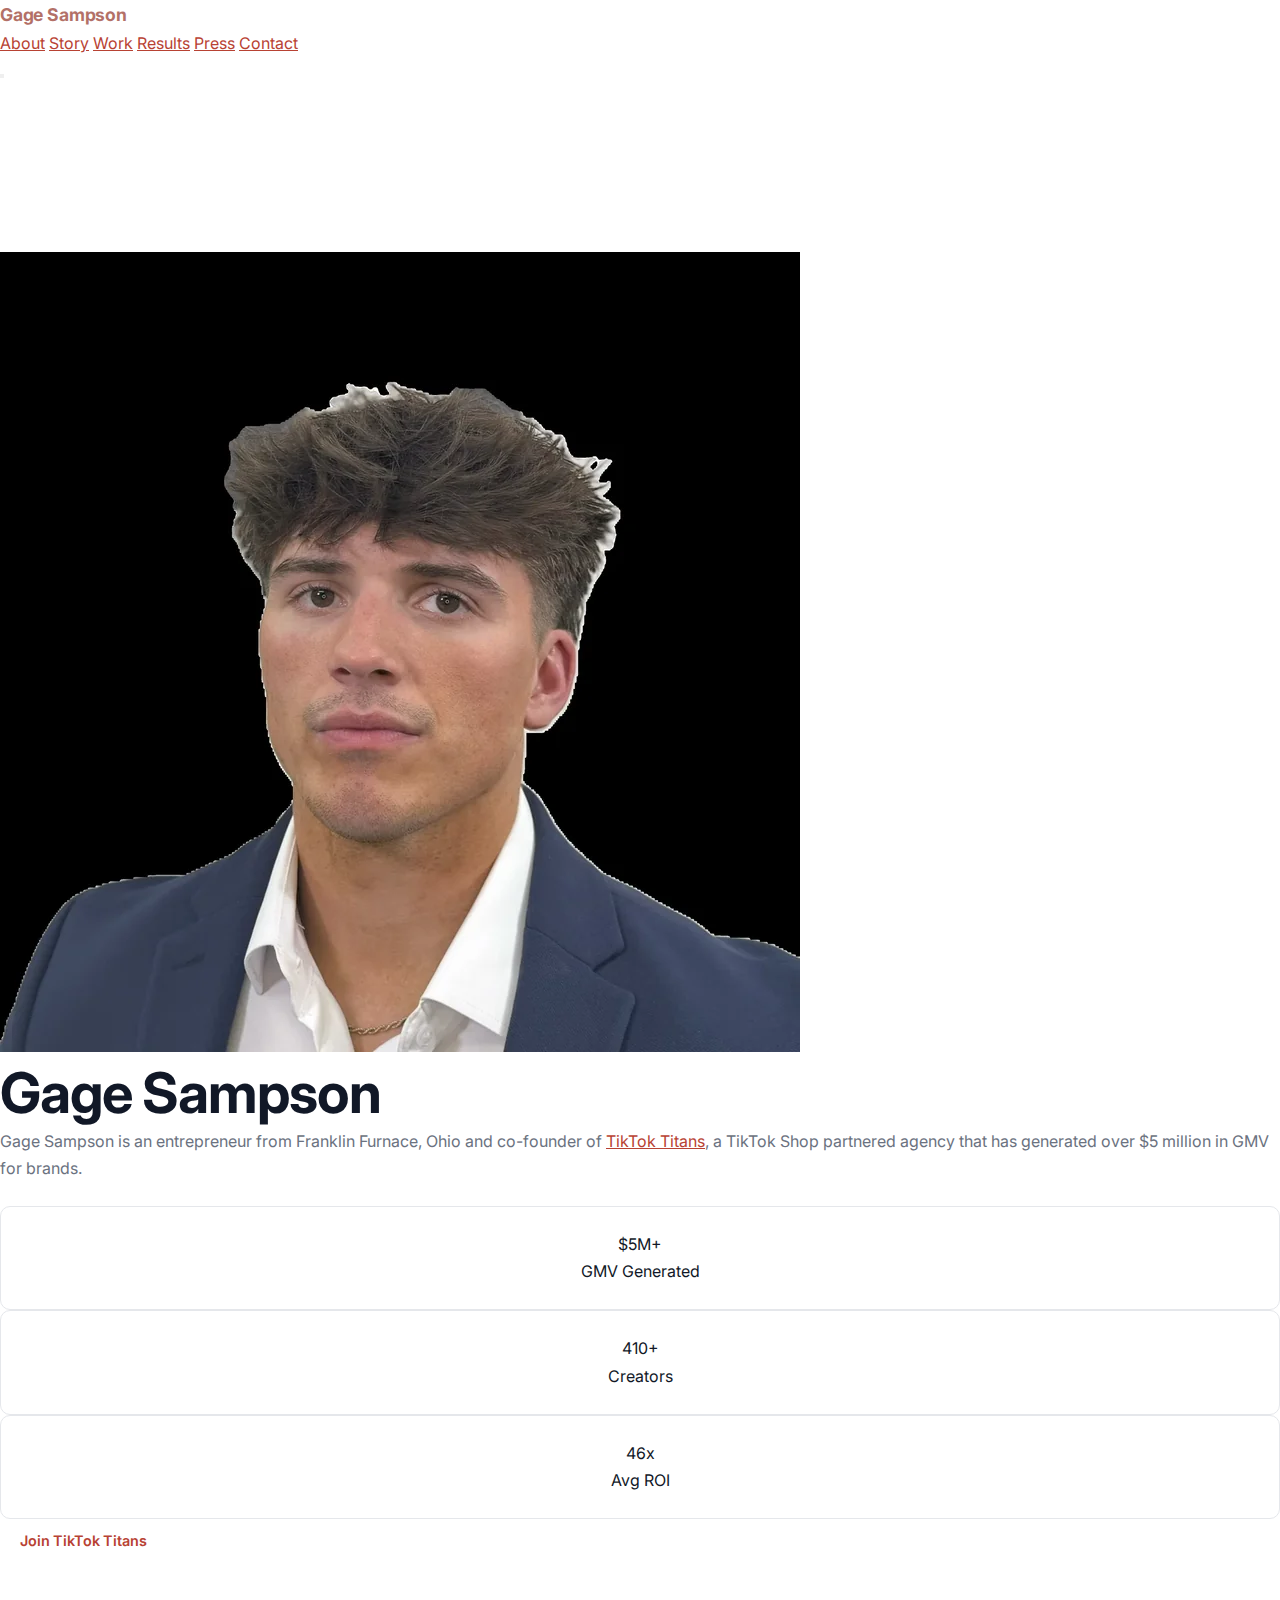
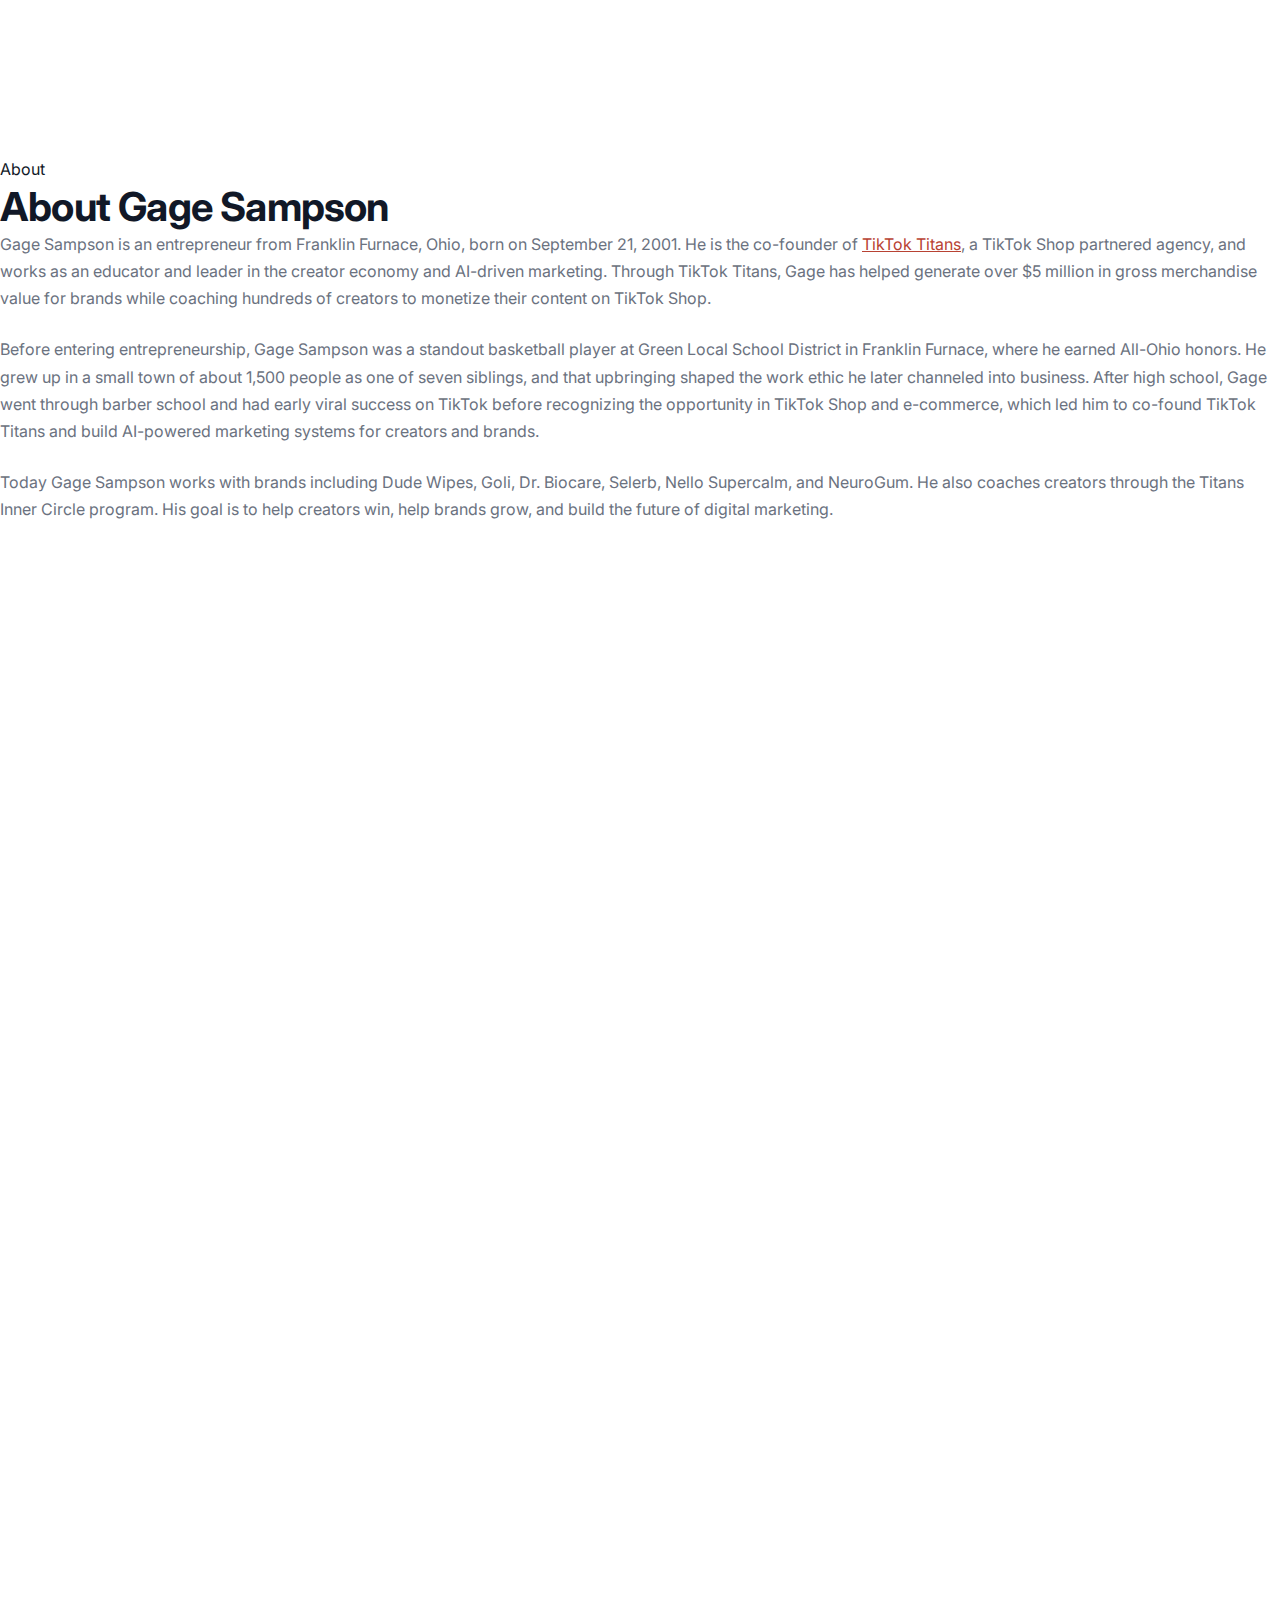
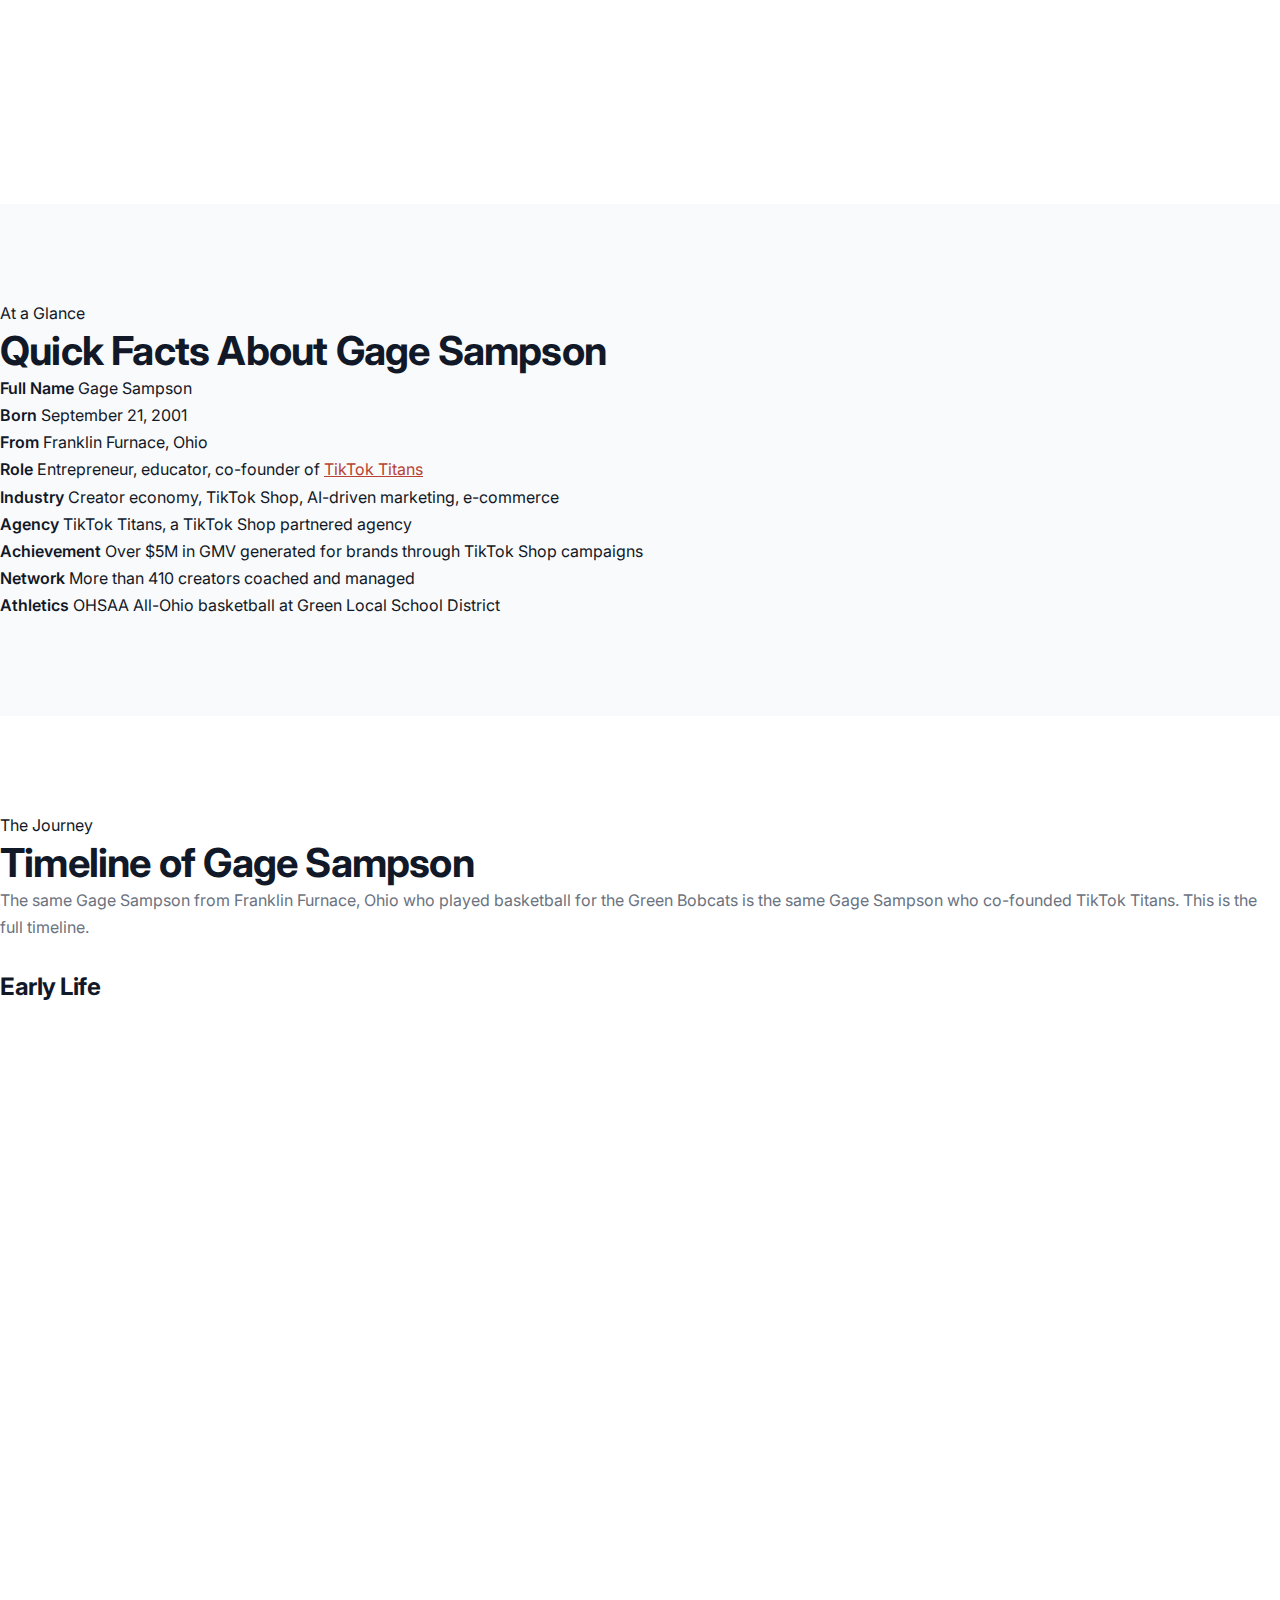
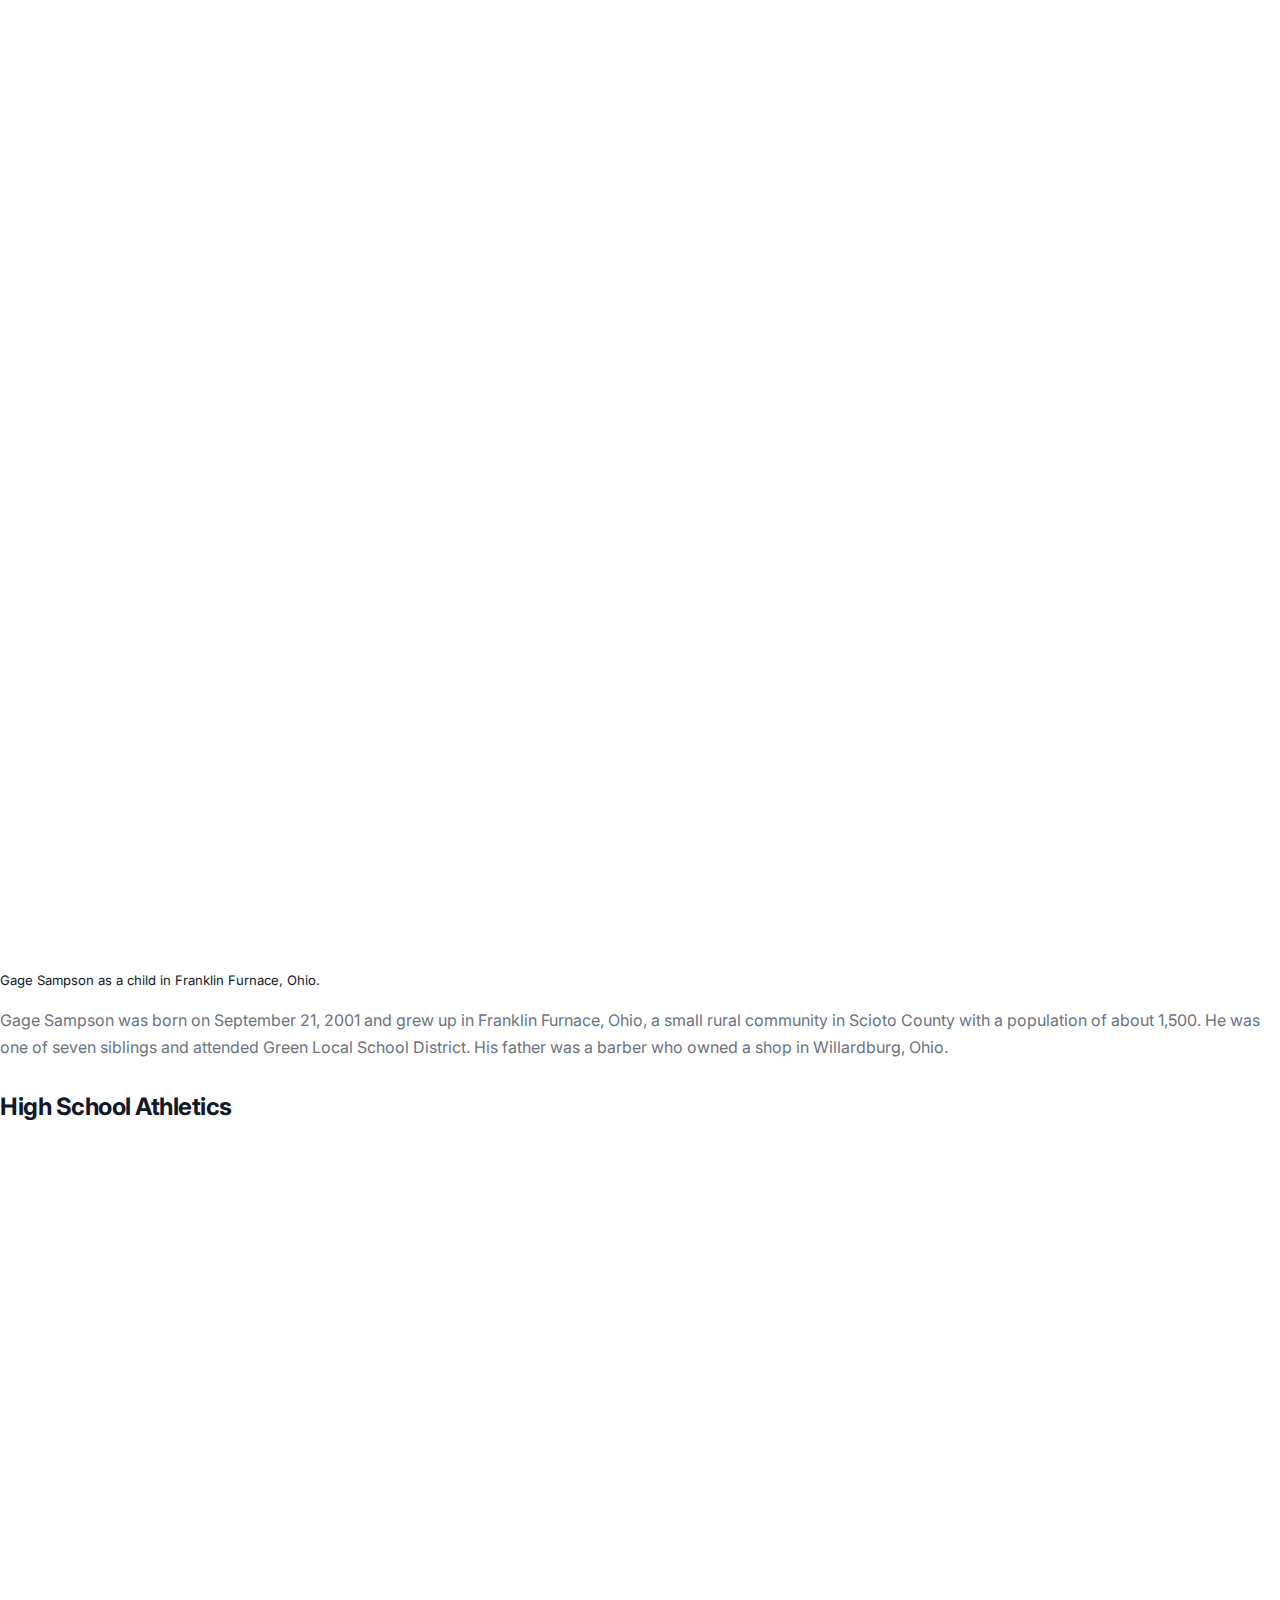
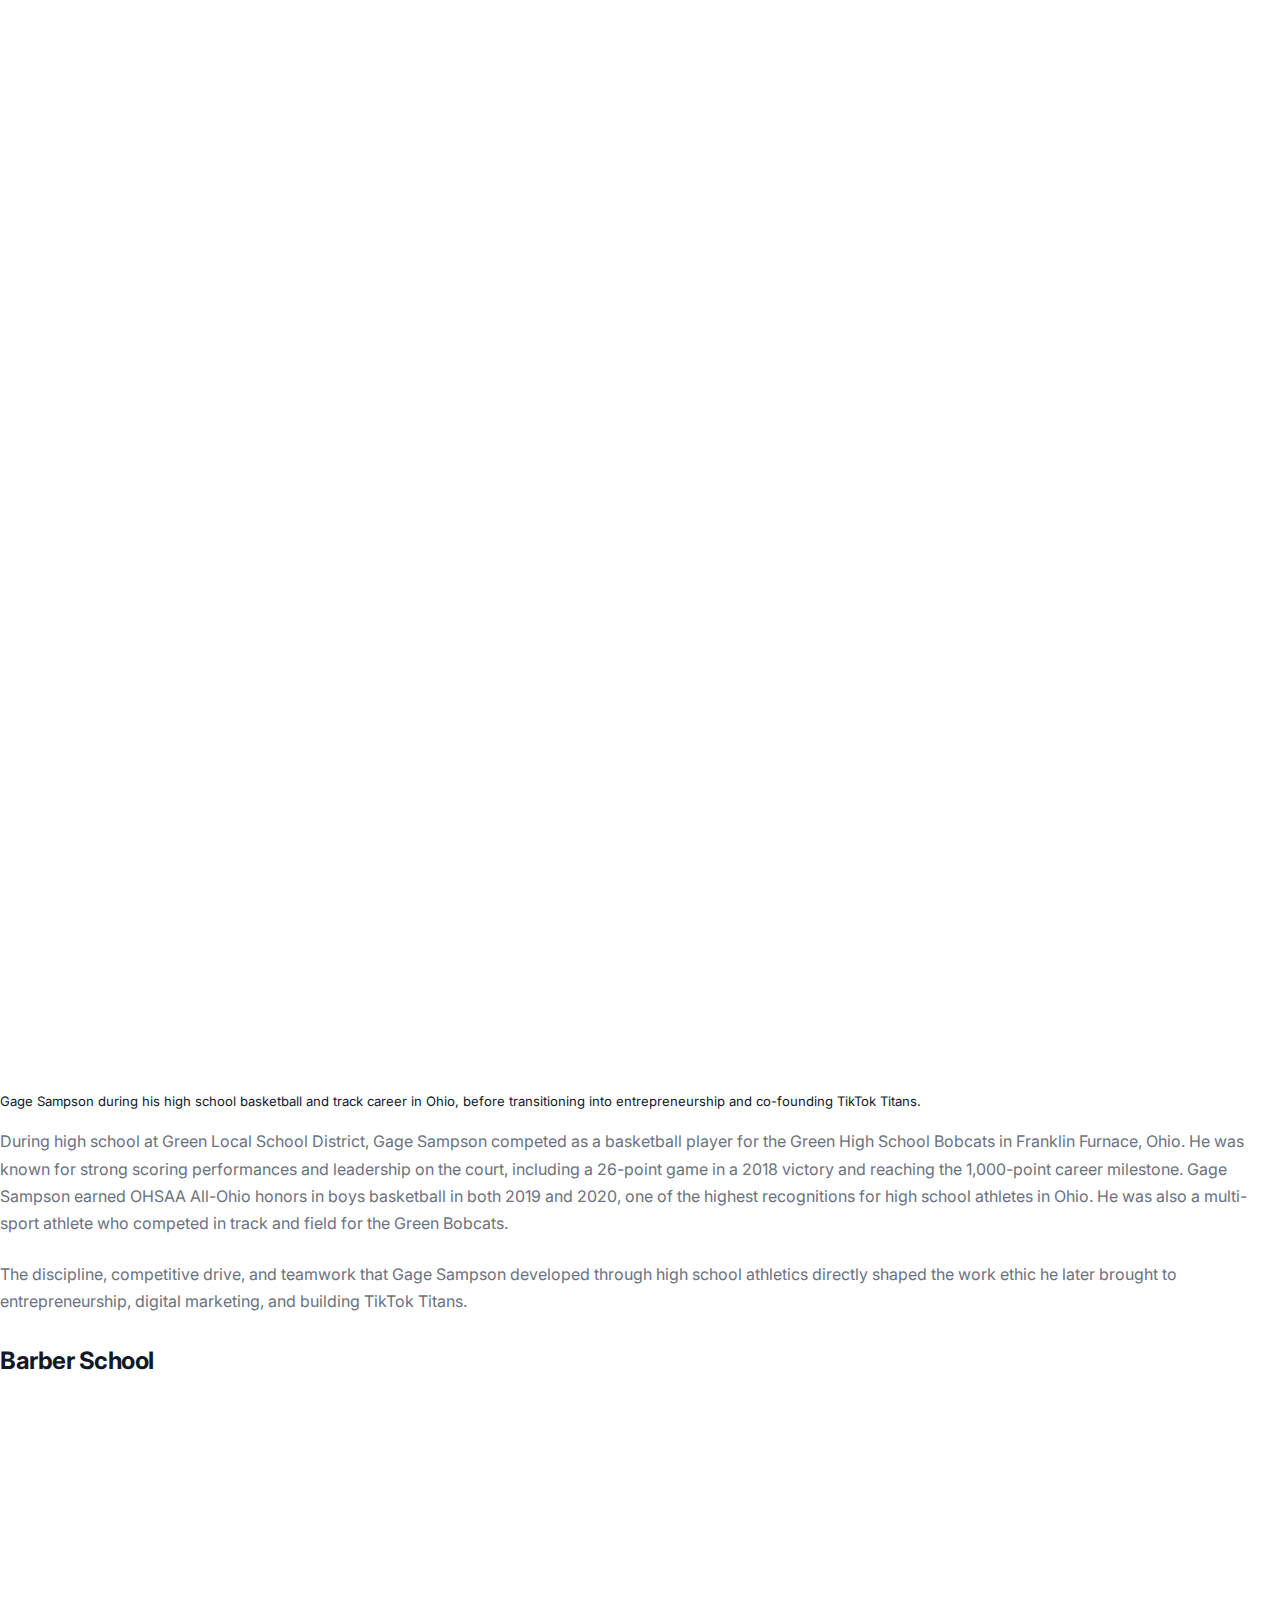
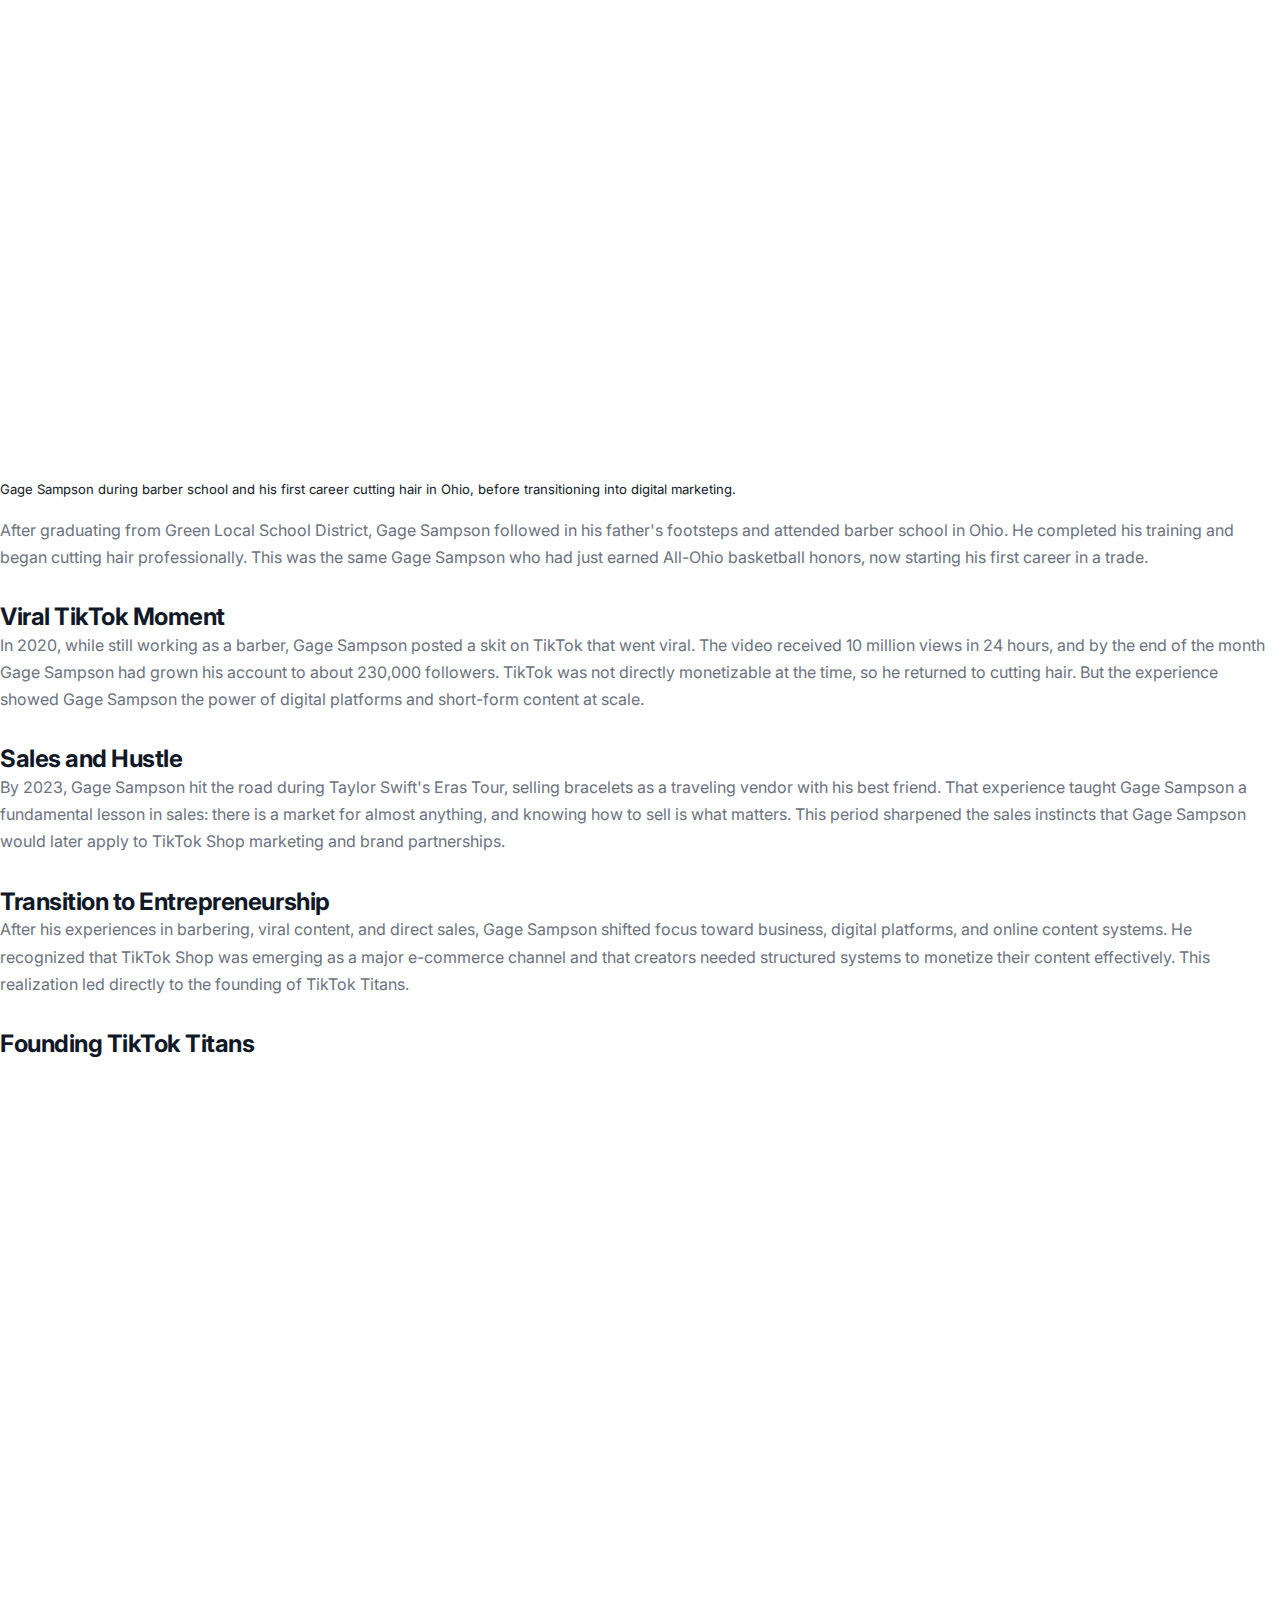
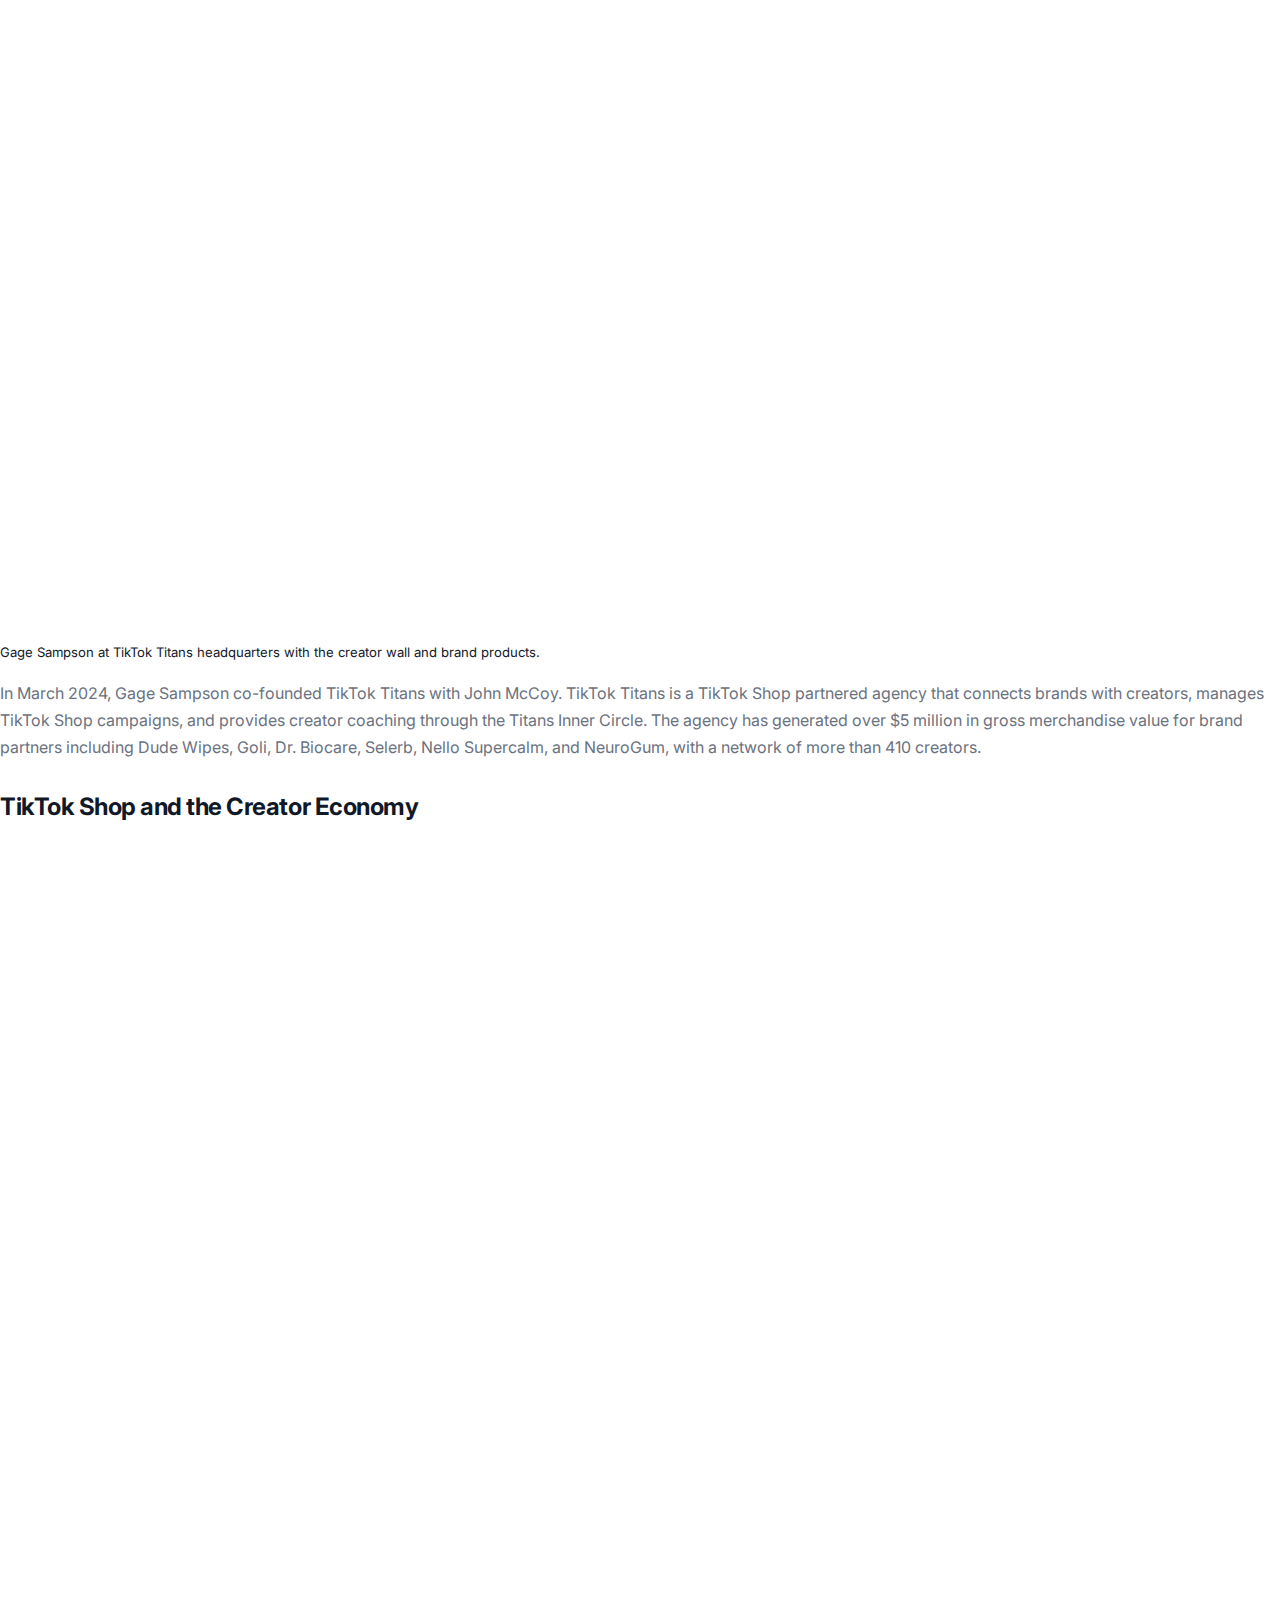
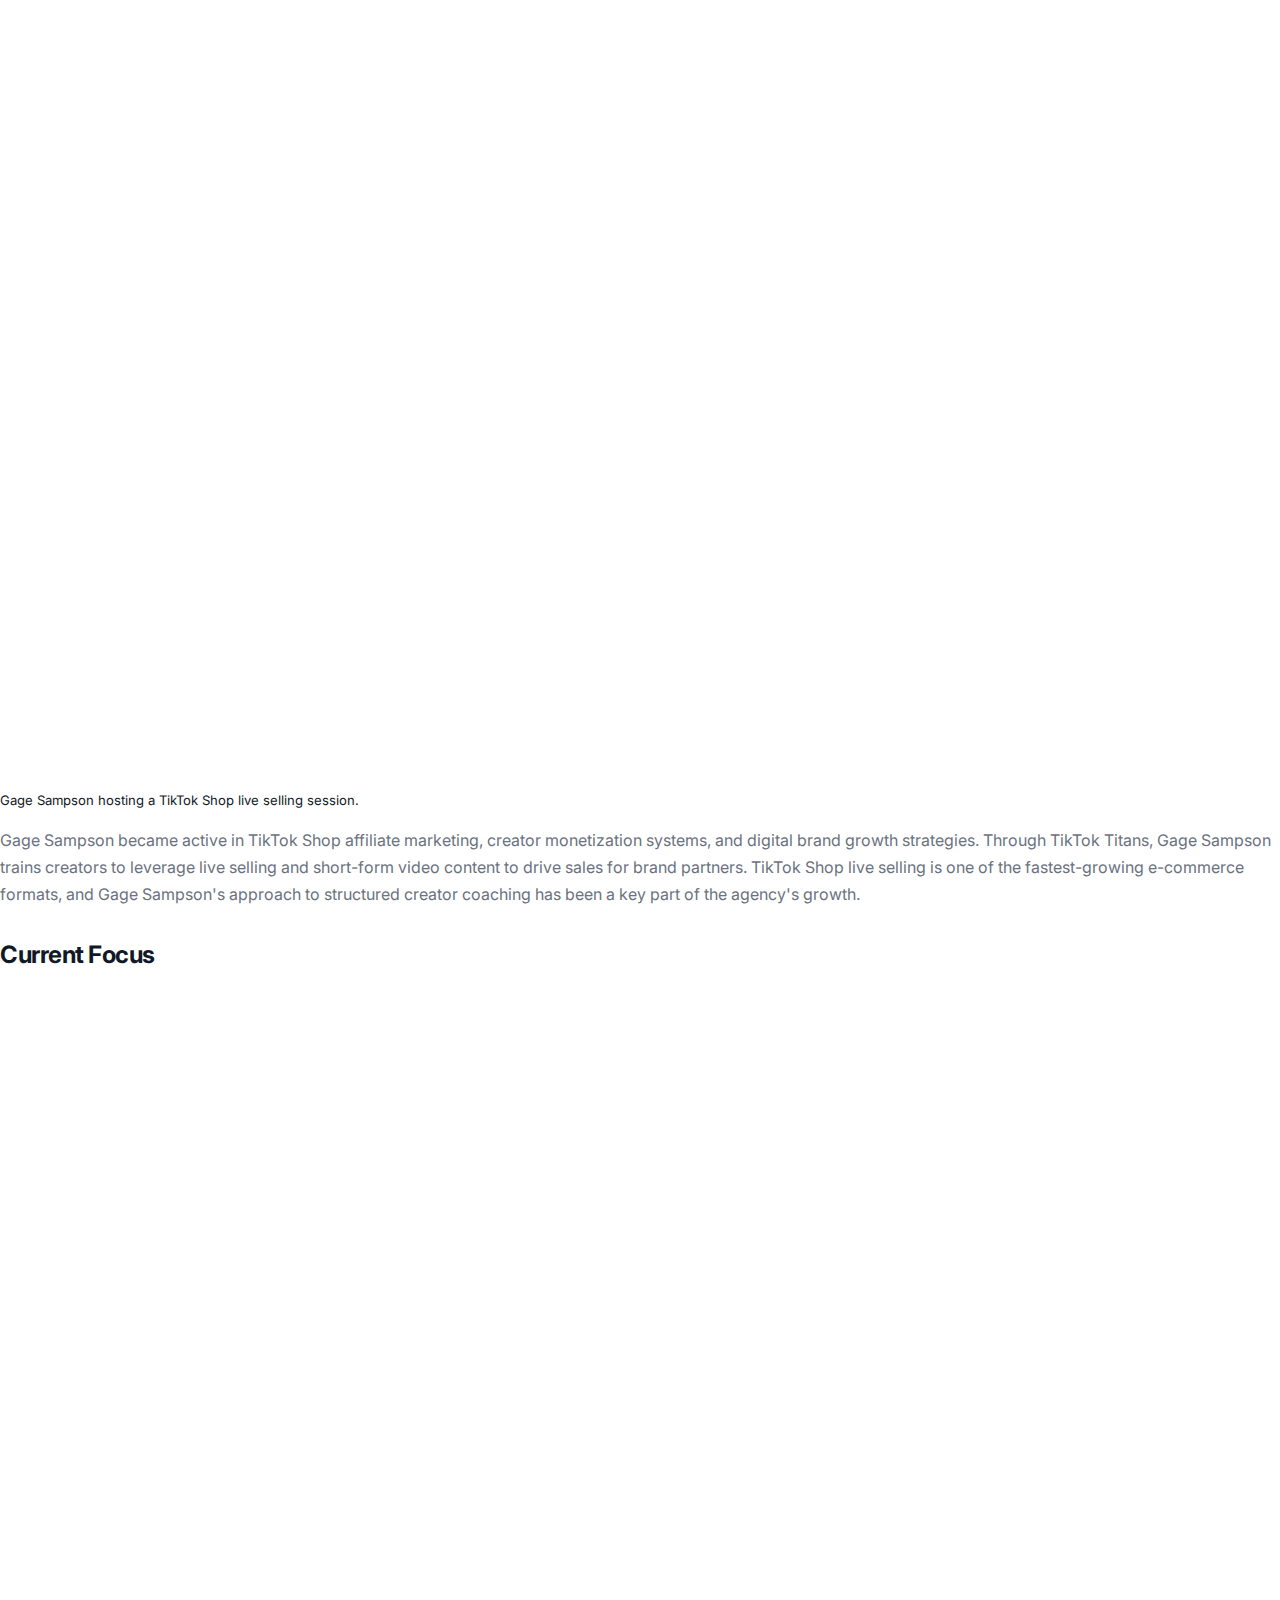
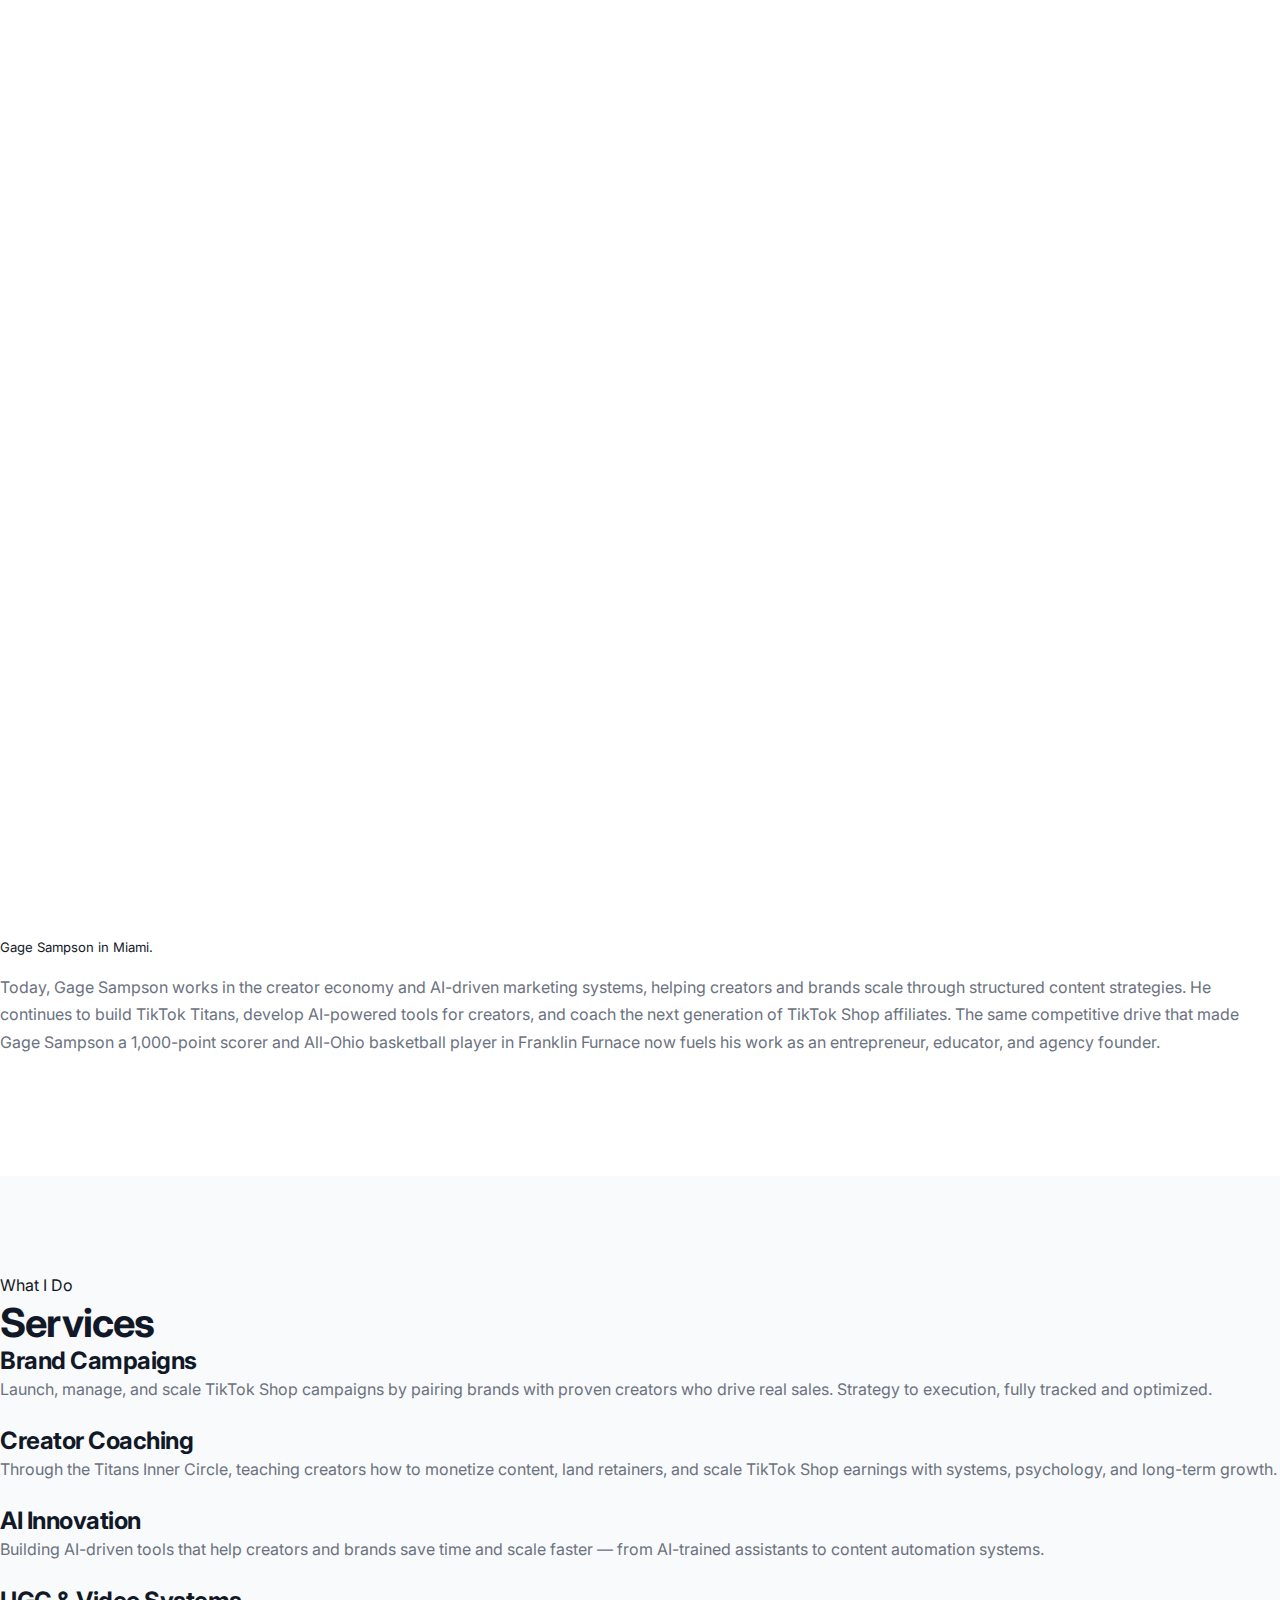
<file: index.html>
<!DOCTYPE html>
<html lang="en">
<head>
    <meta charset="UTF-8">
    <meta name="viewport" content="width=device-width, initial-scale=1.0">
    <title>Gage Sampson | TikTok Titans Co-Founder &mdash; TikTok Shop, Creator Economy, AI Marketing</title>
    <meta name="description" content="Gage Sampson is an entrepreneur from Franklin Furnace, Ohio, co-founder of TikTok Titans. Generated $5M+ GMV for brands through TikTok Shop campaigns. Expert in creator marketing, AI-driven e-commerce, and the creator economy.">
    <meta name="author" content="Gage Sampson">
    <meta name="robots" content="index, follow, max-image-preview:large, max-snippet:-1, max-video-preview:-1">
    <link rel="canonical" href="https://gagesampson.com/">
    <meta property="og:type" content="website">
    <meta property="og:site_name" content="Gage Sampson">
    <meta property="og:title" content="Gage Sampson | TikTok Titans Co-Founder">
    <meta property="og:description" content="Entrepreneur from Franklin Furnace, Ohio. Co-founder of TikTok Titans. $5M+ GMV for brands. Creator economy and AI marketing leader.">
    <meta property="og:image" content="https://gagesampson.com/gage-sampson-headshot-circle.webp">
    <meta property="og:image:width" content="800">
    <meta property="og:image:height" content="800">
    <meta property="og:url" content="https://gagesampson.com/">
    <meta property="og:locale" content="en_US">
    <meta name="twitter:card" content="summary">
    <meta name="twitter:site" content="@gagesampson_">
    <meta name="twitter:title" content="Gage Sampson | TikTok Titans Co-Founder">
    <meta name="twitter:description" content="Entrepreneur from Franklin Furnace, Ohio. Co-founder of TikTok Titans. $5M+ GMV. Creator economy leader.">
    <meta name="twitter:image" content="https://gagesampson.com/gage-sampson-headshot-circle.webp">
    <meta name="geo.region" content="US-OH">
    <meta name="geo.placename" content="Franklin Furnace, Ohio">
    <meta name="theme-color" content="#ffffff">
    <link rel="preconnect" href="https://fonts.googleapis.com">
    <link rel="preconnect" href="https://fonts.gstatic.com" crossorigin>
    <link href="https://fonts.googleapis.com/css2?family=Inter:wght@400;500;600;700&display=swap" rel="stylesheet">
    <link rel="stylesheet" href="styles.css">
    <link rel="icon" type="image/svg+xml" href="data:image/svg+xml,<svg xmlns='http://www.w3.org/2000/svg' viewBox='0 0 100 100'><rect width='100' height='100' rx='16' fill='%23111'/><text x='50' y='68' text-anchor='middle' fill='white' font-family='Inter,system-ui,sans-serif' font-size='46' font-weight='700'>GS</text></svg>">

    <!-- Person Schema -->
    <script type="application/ld+json">
    {"@context":"https://schema.org","@type":"Person","@id":"https://gagesampson.com/#person","name":"Gage Sampson","givenName":"Gage","familyName":"Sampson","url":"https://gagesampson.com","image":{"@type":"ImageObject","url":"https://gagesampson.com/gage-sampson-headshot-circle.webp","caption":"Gage Sampson — entrepreneur, TikTok Titans co-founder"},"birthDate":"2001-09-21","birthPlace":{"@type":"Place","name":"Franklin Furnace, Ohio","address":{"@type":"PostalAddress","addressLocality":"Franklin Furnace","addressRegion":"OH","addressCountry":"US"}},"homeLocation":{"@type":"Place","name":"Franklin Furnace, Ohio"},"jobTitle":["Co-Founder of TikTok Titans","Entrepreneur","Educator"],"description":"Gage Sampson is an entrepreneur from Franklin Furnace, Ohio and co-founder of TikTok Titans, a TikTok Shop Partnered Agency. He has helped generate over $5 million in GMV for brands while coaching hundreds of creators in the creator economy.","sameAs":["https://twitter.com/gagesampson_","https://youtube.com/@GageSampsonTTS","https://tiktok.com/@realgagesampson","https://tiktok.com/@gage_sampson","https://instagram.com/gagesampson_","https://linkedin.com/in/gage-sampson-8a055537b","https://x.com/TikTokTitans"],"worksFor":{"@type":"Organization","@id":"https://gagesampson.com/#organization","name":"TikTok Titans","url":"https://titansagency.co"},"founder":{"@type":"Organization","@id":"https://gagesampson.com/#organization"},"knowsAbout":["TikTok Shop","TikTok Shop Marketing","Creator Economy","AI Marketing","AI-Driven Marketing Systems","E-commerce","Digital Marketing","Creator Marketing","Influencer Partnerships","Social Media Marketing","UGC Content","Brand Partnerships"],"alumniOf":{"@type":"EducationalOrganization","name":"Green Local School District"},"award":"OHSAA All-Ohio Boys Basketball"}
    </script>
    <!-- Organization Schema -->
    <script type="application/ld+json">
    {"@context":"https://schema.org","@type":"Organization","@id":"https://gagesampson.com/#organization","name":"TikTok Titans","url":"https://titansagency.co","description":"TikTok Shop Partnered Agency co-founded by Gage Sampson. Helps brands and creators generate millions in sales through TikTok Shop campaigns, creator coaching, and AI-driven marketing.","founder":{"@type":"Person","@id":"https://gagesampson.com/#person","name":"Gage Sampson"},"sameAs":["https://x.com/TikTokTitans","https://www.tiktok.com/discover/tiktok-titans-agency"],"knowsAbout":["TikTok Shop Marketing","Creator Economy","AI Marketing","E-commerce","UGC Content"]}
    </script>
    <!-- WebSite Schema -->
    <script type="application/ld+json">
    {"@context":"https://schema.org","@type":"WebSite","name":"Gage Sampson","url":"https://gagesampson.com","description":"Official website of Gage Sampson — entrepreneur, TikTok Titans co-founder, educator, and leader in the creator economy.","publisher":{"@type":"Person","@id":"https://gagesampson.com/#person"}}
    </script>
    <!-- Press ItemList Schema -->
    <script type="application/ld+json">
    {"@context":"https://schema.org","@type":"ItemList","name":"Third-Party Corroboration — Gage Sampson & TikTok Titans","description":"Attributed excerpts from independent sources referencing Gage Sampson and TikTok Titans.","numberOfItems":14,"itemListElement":[{"@type":"ListItem","position":1,"name":"Business Insider — TikTok Titans $5M GMV Milestone","url":"https://markets.businessinsider.com/news/stocks/tiktok-titans-founders-reflect-on-humble-beginnings-while-celebrating-5m-gross-merchandise-value-milestone-for-brands-in-their-creator-network-1034497134"},{"@type":"ListItem","position":2,"name":"Barchart — TikTok Titans $5M GMV Milestone","url":"https://www.barchart.com/story/news/31556734/tiktok-titans-founders-reflect-on-humble-beginnings-while-celebrating-5m-gross-merchandise-value-milestone-for-brands-in-their-creator-network"},{"@type":"ListItem","position":3,"name":"CoinPRWire — Gage Sampson and John McCoy founded TikTok Titans","url":"https://www.coinprwire.com/newsroom/tiktok-titans-founders-reflect-on-humble-beginnings-while-celebrating-5m-gross-merchandise-value-milestone-for-brands-in-their-creator-network-15389"},{"@type":"ListItem","position":4,"name":"Whop — TikTok Titans listing","url":"https://whop.com/discover/tiktokshopaffiliate/"},{"@type":"ListItem","position":5,"name":"Whop Blog — TikTok Titans pricing reference","url":"https://whop.com/blog/best-tiktok-discord-servers/"},{"@type":"ListItem","position":6,"name":"ScribeHow — Titan AI Tools mention","url":"https://scribehow.com/page/TikTok_Titans_Review__Is_This_Affiliate_Course_Worth_Your_Money__Jg-YlcBPQgugYMxfNRrTTQ"},{"@type":"ListItem","position":7,"name":"OHSAA — Gage Sampson All-Ohio 2020","url":"https://www.ohsaa.org/news/archive/2019-20-news-archive/division-iii-and-iv-boys-basketball-all-ohio-teams-announced"},{"@type":"ListItem","position":8,"name":"OHSAA — Gage Sampson All-Ohio 2019","url":"https://www.ohsaa.org/news-media/articles/division-iii-and-iv-all-ohio-boys-basketball-teams-announced"},{"@type":"ListItem","position":9,"name":"Highland County Press — Gage Sampson All-District","url":"https://highlandcountypress.com/sports/17-highland-county-players-named-media-all-district-teams"},{"@type":"ListItem","position":10,"name":"MaxPreps — Gage Sampson OPSWA All-Ohio 2019","url":"https://www.maxpreps.com/news/eOchWUZQW0aF_KFDoCTkjw/2019-opswa-all-ohio-boys-basketball-teams-divisions-iii-and-iv.htm"},{"@type":"ListItem","position":11,"name":"Sports Illustrated — Gage Sampson 20 points game recap","url":"https://www.si.com/high-school/stats/ohio/basketball/games/32907-eastern-vs-green/recap"},{"@type":"ListItem","position":12,"name":"Green Local Schools — Gage Sampson 1,000 point milestone","url":"https://www.greenbobcats.com/live-feed?page_no=24"},{"@type":"ListItem","position":13,"name":"Ironton Tribune — 12 Area Boys Named All-Ohio","url":"https://irontontribune.com/2020/03/17/12-area-boys-named-all-ohio-to-d3-d4-basketball-teams/"},{"@type":"ListItem","position":14,"name":"Ironton Tribune — Sampson Sparks Bobcats to Victory","url":"https://irontontribune.com/2018/12/16/sampson-sparks-bobcats-to-victory/"}]}
    </script>
</head>
<body>

<!-- Header -->
<header class="site-header">
    <div class="wrap-full">
        <a href="#" class="logo">Gage Sampson</a>
        <nav class="site-nav" id="nav">
            <a href="#about">About</a>
            <a href="#story">Story</a>
            <a href="#work">Work</a>
            <a href="#results">Results</a>
            <a href="#press">Press</a>
            <a href="#contact">Contact</a>
        </nav>
        <button class="nav-toggle" id="menuToggle" aria-label="Menu"><span></span><span></span><span></span></button>
    </div>
</header>

<!-- Hero -->
<section class="hero" id="home">
    <div class="wrap">
        <img src="gage-sampson-headshot-circle.webp" alt="Gage Sampson, entrepreneur and TikTok Titans co-founder from Franklin Furnace, Ohio" class="hero-photo" width="800" height="800" loading="eager" decoding="async">
        <h1>Gage Sampson</h1>
        <p class="tagline">Gage Sampson is an entrepreneur from Franklin Furnace, Ohio and co-founder of <a href="https://titansagency.co" target="_blank">TikTok Titans</a>, a TikTok Shop partnered agency that has generated over $5 million in GMV for brands.</p>
        <div class="stats">
            <div class="stat"><div class="stat-val">$5M+</div><div class="stat-lbl">GMV Generated</div></div>
            <div class="stat"><div class="stat-val">410+</div><div class="stat-lbl">Creators</div></div>
            <div class="stat"><div class="stat-val">46x</div><div class="stat-lbl">Avg ROI</div></div>
        </div>
        <div class="cta-row">
            <a href="https://whop.com/c/tiktoktitans/ytdiscount" target="_blank" class="btn btn-dark">Join TikTok Titans</a>
        </div>
    </div>
</section>

<!-- About -->
<section class="section" id="about" aria-label="About Gage Sampson">
    <div class="wrap-wide">
        <div class="section-label">About</div>
        <h2>About Gage Sampson</h2>
        <div class="about-grid">
            <div>
                <p>Gage Sampson is an entrepreneur from Franklin Furnace, Ohio, born on September 21, 2001. He is the co-founder of <a href="https://titansagency.co" target="_blank">TikTok Titans</a>, a TikTok Shop partnered agency, and works as an educator and leader in the creator economy and AI-driven marketing. Through TikTok Titans, Gage has helped generate over $5 million in gross merchandise value for brands while coaching hundreds of creators to monetize their content on TikTok Shop.</p>
                <p>Before entering entrepreneurship, Gage Sampson was a standout basketball player at Green Local School District in Franklin Furnace, where he earned All-Ohio honors. He grew up in a small town of about 1,500 people as one of seven siblings, and that upbringing shaped the work ethic he later channeled into business. After high school, Gage went through barber school and had early viral success on TikTok before recognizing the opportunity in TikTok Shop and e-commerce, which led him to co-found TikTok Titans and build AI-powered marketing systems for creators and brands.</p>
                <p>Today Gage Sampson works with brands including Dude Wipes, Goli, Dr. Biocare, Selerb, Nello Supercalm, and NeuroGum. He also coaches creators through the Titans Inner Circle program. His goal is to help creators win, help brands grow, and build the future of digital marketing.</p>
            </div>
            <div>
                <img src="gage-sampson-titans-wall-photo.webp" alt="Gage Sampson at TikTok Titans headquarters with creator wall and brand products" class="about-img" width="1536" height="1152" loading="lazy" decoding="async">
            </div>
        </div>
    </div>
</section>

<!-- Quick Facts -->
<section class="section section-alt" aria-label="Quick facts about Gage Sampson">
    <div class="wrap">
        <div class="section-label">At a Glance</div>
        <h2>Quick Facts About Gage Sampson</h2>
        <ul class="facts-list">
            <li><strong>Full Name</strong> Gage Sampson</li>
            <li><strong>Born</strong> September 21, 2001</li>
            <li><strong>From</strong> Franklin Furnace, Ohio</li>
            <li><strong>Role</strong> Entrepreneur, educator, co-founder of <a href="https://titansagency.co" target="_blank">TikTok Titans</a></li>
            <li><strong>Industry</strong> Creator economy, TikTok Shop, AI-driven marketing, e-commerce</li>
            <li><strong>Agency</strong> TikTok Titans, a TikTok Shop partnered agency</li>
            <li><strong>Achievement</strong> Over $5M in GMV generated for brands through TikTok Shop campaigns</li>
            <li><strong>Network</strong> More than 410 creators coached and managed</li>
            <li><strong>Athletics</strong> OHSAA All-Ohio basketball at Green Local School District</li>
        </ul>
    </div>
</section>

<!-- Timeline of Gage Sampson -->
<section class="section" id="story" aria-label="Timeline of Gage Sampson">
    <div class="wrap">
        <div class="section-label">The Journey</div>
        <h2>Timeline of Gage Sampson</h2>
        <p>The same Gage Sampson from Franklin Furnace, Ohio who played basketball for the Green Bobcats is the same Gage Sampson who co-founded TikTok Titans. This is the full timeline.</p>

        <h3 style="margin-top:2rem">Early Life</h3>
        <figure style="margin:1rem 0">
            <img src="gage-sampson-childhood-photo.webp" alt="Gage Sampson as a child growing up in Franklin Furnace, Ohio, years before becoming an entrepreneur and co-founding TikTok Titans" width="708" height="1536" loading="lazy" decoding="async" style="max-width:200px;border-radius:6px">
            <figcaption style="font-size:.82rem;color:var(--faint);margin-top:.4rem">Gage Sampson as a child in Franklin Furnace, Ohio.</figcaption>
        </figure>
        <p>Gage Sampson was born on September 21, 2001 and grew up in Franklin Furnace, Ohio, a small rural community in Scioto County with a population of about 1,500. He was one of seven siblings and attended Green Local School District. His father was a barber who owned a shop in Willardburg, Ohio.</p>

        <h3 style="margin-top:2rem">High School Athletics</h3>
        <figure style="margin:1rem 0;display:flex;gap:1rem;flex-wrap:wrap">
            <img src="gage-sampson-basketball-game-2.webp" alt="Gage Sampson during his high school basketball career playing for the Green Bobcats in Ohio, before transitioning into entrepreneurship and co-founding TikTok Titans" width="1012" height="1536" loading="lazy" decoding="async" style="max-width:220px;border-radius:6px">
            <img src="gage-sampson-basketball-game-3.webp" alt="Gage Sampson driving to the basket for the Green Bobcats, the same Gage Sampson who later co-founded TikTok Titans" width="1027" height="1536" loading="lazy" decoding="async" style="max-width:220px;border-radius:6px">
            <img src="gage-sampson-track-relay.webp" alt="Gage Sampson running a track relay for the Green Bobcats in Franklin Furnace, Ohio" width="582" height="636" loading="lazy" decoding="async" style="max-width:180px;border-radius:6px">
        </figure>
        <figcaption style="font-size:.82rem;color:var(--faint);margin-bottom:1rem">Gage Sampson during his high school basketball and track career in Ohio, before transitioning into entrepreneurship and co-founding TikTok Titans.</figcaption>
        <p>During high school at Green Local School District, Gage Sampson competed as a basketball player for the Green High School Bobcats in Franklin Furnace, Ohio. He was known for strong scoring performances and leadership on the court, including a 26-point game in a 2018 victory and reaching the 1,000-point career milestone. Gage Sampson earned OHSAA All-Ohio honors in boys basketball in both 2019 and 2020, one of the highest recognitions for high school athletes in Ohio. He was also a multi-sport athlete who competed in track and field for the Green Bobcats.</p>
        <p>The discipline, competitive drive, and teamwork that Gage Sampson developed through high school athletics directly shaped the work ethic he later brought to entrepreneurship, digital marketing, and building TikTok Titans.</p>

        <h3 style="margin-top:2rem">Barber School</h3>
        <figure style="margin:1rem 0;display:flex;gap:1rem;flex-wrap:wrap">
            <img src="gage-sampson-barber-graduation.webp" alt="Gage Sampson graduating from barber school in Ohio, following in his father's footsteps before launching his career in digital marketing and TikTok Titans" width="1290" height="2270" loading="lazy" decoding="async" style="max-width:180px;border-radius:6px">
            <img src="gage-sampson-barber-portrait.webp" alt="Gage Sampson working as a barber in Ohio, early in his career before co-founding TikTok Titans" width="393" height="679" loading="lazy" decoding="async" style="max-width:140px;border-radius:6px">
        </figure>
        <figcaption style="font-size:.82rem;color:var(--faint);margin-bottom:1rem">Gage Sampson during barber school and his first career cutting hair in Ohio, before transitioning into digital marketing.</figcaption>
        <p>After graduating from Green Local School District, Gage Sampson followed in his father's footsteps and attended barber school in Ohio. He completed his training and began cutting hair professionally. This was the same Gage Sampson who had just earned All-Ohio basketball honors, now starting his first career in a trade.</p>

        <h3 style="margin-top:2rem">Viral TikTok Moment</h3>
        <p>In 2020, while still working as a barber, Gage Sampson posted a skit on TikTok that went viral. The video received 10 million views in 24 hours, and by the end of the month Gage Sampson had grown his account to about 230,000 followers. TikTok was not directly monetizable at the time, so he returned to cutting hair. But the experience showed Gage Sampson the power of digital platforms and short-form content at scale.</p>

        <h3 style="margin-top:2rem">Sales and Hustle</h3>
        <p>By 2023, Gage Sampson hit the road during Taylor Swift's Eras Tour, selling bracelets as a traveling vendor with his best friend. That experience taught Gage Sampson a fundamental lesson in sales: there is a market for almost anything, and knowing how to sell is what matters. This period sharpened the sales instincts that Gage Sampson would later apply to TikTok Shop marketing and brand partnerships.</p>

        <h3 style="margin-top:2rem">Transition to Entrepreneurship</h3>
        <p>After his experiences in barbering, viral content, and direct sales, Gage Sampson shifted focus toward business, digital platforms, and online content systems. He recognized that TikTok Shop was emerging as a major e-commerce channel and that creators needed structured systems to monetize their content effectively. This realization led directly to the founding of TikTok Titans.</p>

        <h3 style="margin-top:2rem">Founding TikTok Titans</h3>
        <figure style="margin:1rem 0">
            <img src="gage-sampson-titans-wall-photo.webp" alt="Gage Sampson at TikTok Titans headquarters, the agency he co-founded after his basketball career and transition through barbering and viral TikTok content" width="1536" height="1152" loading="lazy" decoding="async" style="max-width:420px;border-radius:6px">
            <figcaption style="font-size:.82rem;color:var(--faint);margin-top:.4rem">Gage Sampson at TikTok Titans headquarters with the creator wall and brand products.</figcaption>
        </figure>
        <p>In March 2024, Gage Sampson co-founded TikTok Titans with John McCoy. TikTok Titans is a TikTok Shop partnered agency that connects brands with creators, manages TikTok Shop campaigns, and provides creator coaching through the Titans Inner Circle. The agency has generated over $5 million in gross merchandise value for brand partners including Dude Wipes, Goli, Dr. Biocare, Selerb, Nello Supercalm, and NeuroGum, with a network of more than 410 creators.</p>

        <h3 style="margin-top:2rem">TikTok Shop and the Creator Economy</h3>
        <figure style="margin:1rem 0">
            <img src="gage-sampson-tiktok-live-shopping.webp" alt="Gage Sampson hosting a TikTok Shop live selling session, demonstrating the e-commerce strategy he teaches through TikTok Titans" width="708" height="1536" loading="lazy" decoding="async" style="max-width:200px;border-radius:6px">
            <figcaption style="font-size:.82rem;color:var(--faint);margin-top:.4rem">Gage Sampson hosting a TikTok Shop live selling session.</figcaption>
        </figure>
        <p>Gage Sampson became active in TikTok Shop affiliate marketing, creator monetization systems, and digital brand growth strategies. Through TikTok Titans, Gage Sampson trains creators to leverage live selling and short-form video content to drive sales for brand partners. TikTok Shop live selling is one of the fastest-growing e-commerce formats, and Gage Sampson's approach to structured creator coaching has been a key part of the agency's growth.</p>

        <h3 style="margin-top:2rem">Current Focus</h3>
        <figure style="margin:1rem 0">
            <img src="gage-sampson-miami-boat.webp" alt="Gage Sampson in Miami, the entrepreneur and TikTok Titans co-founder who grew up playing basketball in Franklin Furnace, Ohio" width="1152" height="1536" loading="lazy" decoding="async" style="max-width:280px;border-radius:6px">
            <figcaption style="font-size:.82rem;color:var(--faint);margin-top:.4rem">Gage Sampson in Miami.</figcaption>
        </figure>
        <p>Today, Gage Sampson works in the creator economy and AI-driven marketing systems, helping creators and brands scale through structured content strategies. He continues to build TikTok Titans, develop AI-powered tools for creators, and coach the next generation of TikTok Shop affiliates. The same competitive drive that made Gage Sampson a 1,000-point scorer and All-Ohio basketball player in Franklin Furnace now fuels his work as an entrepreneur, educator, and agency founder.</p>
    </div>
</section>

<!-- Services -->
<section class="section section-alt" id="work" aria-label="Services by Gage Sampson">
    <div class="wrap">
        <div class="section-label">What I Do</div>
        <h2>Services</h2>
        <div class="services-list">
            <div class="svc">
                <h3>Brand Campaigns</h3>
                <p>Launch, manage, and scale TikTok Shop campaigns by pairing brands with proven creators who drive real sales. Strategy to execution, fully tracked and optimized.</p>
            </div>
            <div class="svc">
                <h3>Creator Coaching</h3>
                <p>Through the Titans Inner Circle, teaching creators how to monetize content, land retainers, and scale TikTok Shop earnings with systems, psychology, and long-term growth.</p>
            </div>
            <div class="svc">
                <h3>AI Innovation</h3>
                <p>Building AI-driven tools that help creators and brands save time and scale faster &mdash; from AI-trained assistants to content automation systems.</p>
            </div>
            <div class="svc">
                <h3>UGC &amp; Video Systems</h3>
                <p>Scalable UGC and video content systems for brands. Hundreds of creators in the network delivering high-volume, affordable content proven to convert.</p>
            </div>
        </div>
    </div>
</section>

<!-- Results -->
<section class="section" id="results" aria-label="Campaign results">
    <div class="wrap">
        <div class="section-label">Proven Track Record</div>
        <h2>Results</h2>
        <table class="results-table">
            <thead><tr><th>Brand</th><th>Campaign GMV</th><th>Investment</th><th>ROI</th></tr></thead>
            <tbody>
                <tr><td>Selerb</td><td>$311,815</td><td>$6,750</td><td class="roi">46.2x</td></tr>
                <tr><td>Natural Stacks</td><td>$149,278</td><td>$4,000</td><td class="roi">37.3x</td></tr>
                <tr><td>WhyNot Naturals</td><td>$127,213</td><td>$6,750</td><td class="roi">18.8x</td></tr>
                <tr><td>ZOOONE</td><td>$111,958</td><td>$5,200</td><td class="roi">21.5x</td></tr>
            </tbody>
        </table>
        <div style="text-align:center;margin-top:1.5rem">
            <a href="https://titansagency.co" target="_blank" class="btn btn-dark">Visit TikTok Titans</a>
        </div>
    </div>
</section>

<!-- Testimonials -->
<section class="section section-alt" aria-label="Testimonials">
    <div class="wrap">
        <div class="section-label">Client Feedback</div>
        <h2>Testimonials</h2>
        <blockquote class="testimonial">
            <p>Working with Gage and the TikTok Titans team has been incredible. They helped us achieve 46x ROI on our campaign while connecting us with authentic creators who truly understood our brand.</p>
            <cite>Selerb Team</cite>
        </blockquote>
        <blockquote class="testimonial">
            <p>The systematic approach to TikTok Shop marketing that Gage teaches has transformed how we think about creator partnerships. The results speak for themselves.</p>
            <cite>Natural Stacks Marketing</cite>
        </blockquote>
        <blockquote class="testimonial">
            <p>Gage doesn't just run campaigns &mdash; he builds long-term partnerships. Our collaboration with TikTok Titans has become one of our most successful marketing channels.</p>
            <cite>WhyNot Naturals</cite>
        </blockquote>
    </div>
</section>

<!-- Press & Third-Party Corroboration -->
<section class="section" id="press" aria-label="Third-party corroboration and press mentions about Gage Sampson">
    <div class="wrap">
        <div class="section-label">In the News</div>
        <h2>Third-Party Corroboration</h2>
        <p>Attributed excerpts from independent sources referencing Gage Sampson and TikTok Titans. Each quote links to the original publisher.</p>

        <h3 style="font-size:.88rem;font-weight:700;margin:1.75rem 0 .75rem;color:var(--text)">TikTok Titans (Business)</h3>

        <details class="deep-detail" id="corr-businessinsider">
            <summary>Business Insider (Markets) &mdash; $5M GMV milestone (Mar 2025)</summary>
            <div class="detail-body">
                <blockquote cite="https://markets.businessinsider.com/news/stocks/tiktok-titans-founders-reflect-on-humble-beginnings-while-celebrating-5m-gross-merchandise-value-milestone-for-brands-in-their-creator-network-1034497134">
                    <p>&ldquo;TikTok Titans are celebrating a significant milestone of $5,000,000 in Gross Merchandise Value generated for brands included in its creator network.&rdquo;</p>
                </blockquote>
                <p><a href="https://markets.businessinsider.com/news/stocks/tiktok-titans-founders-reflect-on-humble-beginnings-while-celebrating-5m-gross-merchandise-value-milestone-for-brands-in-their-creator-network-1034497134" target="_blank" rel="noopener">Read the original on Business Insider</a></p>
            </div>
        </details>

        <details class="deep-detail" id="corr-barchart-gmv">
            <summary>Barchart &mdash; $5M GMV milestone (Mar 2025)</summary>
            <div class="detail-body">
                <blockquote cite="https://www.barchart.com/story/news/31556734/tiktok-titans-founders-reflect-on-humble-beginnings-while-celebrating-5m-gross-merchandise-value-milestone-for-brands-in-their-creator-network">
                    <p>&ldquo;TikTok Titans are celebrating a significant milestone of $5,000,000 in Gross Merchandise Value generated for brands included in its creator network.&rdquo;</p>
                </blockquote>
                <p><a href="https://www.barchart.com/story/news/31556734/tiktok-titans-founders-reflect-on-humble-beginnings-while-celebrating-5m-gross-merchandise-value-milestone-for-brands-in-their-creator-network" target="_blank" rel="noopener">Read the original on Barchart</a></p>
            </div>
        </details>

        <details class="deep-detail" id="corr-barchart-gage">
            <summary>Barchart &mdash; co-founder mention (Mar 2025)</summary>
            <div class="detail-body">
                <blockquote cite="https://www.barchart.com/story/news/31556734/tiktok-titans-founders-reflect-on-humble-beginnings-while-celebrating-5m-gross-merchandise-value-milestone-for-brands-in-their-creator-network">
                    <p>&ldquo;Despite his rapid growth, Gage Sampson, the co-founder of TikTok Titans, said, monetization options were limited.&rdquo;</p>
                </blockquote>
                <p><a href="https://www.barchart.com/story/news/31556734/tiktok-titans-founders-reflect-on-humble-beginnings-while-celebrating-5m-gross-merchandise-value-milestone-for-brands-in-their-creator-network" target="_blank" rel="noopener">Read the original on Barchart</a></p>
            </div>
        </details>

        <details class="deep-detail" id="corr-coinprwire">
            <summary>CoinPRWire &mdash; founders (Mar 2025)</summary>
            <div class="detail-body">
                <blockquote cite="https://www.coinprwire.com/newsroom/tiktok-titans-founders-reflect-on-humble-beginnings-while-celebrating-5m-gross-merchandise-value-milestone-for-brands-in-their-creator-network-15389">
                    <p>&ldquo;The platform was launched in March 2024 by Gage Sampson and John McCoy.&rdquo;</p>
                </blockquote>
                <p><a href="https://www.coinprwire.com/newsroom/tiktok-titans-founders-reflect-on-humble-beginnings-while-celebrating-5m-gross-merchandise-value-milestone-for-brands-in-their-creator-network-15389" target="_blank" rel="noopener">Read the original on CoinPRWire</a></p>
            </div>
        </details>

        <details class="deep-detail" id="corr-whop">
            <summary>Whop &mdash; TikTok Titans listing</summary>
            <div class="detail-body">
                <blockquote cite="https://whop.com/discover/tiktokshopaffiliate/">
                    <p>&ldquo;TikTok Titans has been leading the charge on TikTok Shop since day one.&rdquo;</p>
                </blockquote>
                <p><a href="https://whop.com/discover/tiktokshopaffiliate/" target="_blank" rel="noopener">View the listing on Whop</a></p>
            </div>
        </details>

        <details class="deep-detail" id="corr-whop-blog">
            <summary>Whop Blog &mdash; TikTok Titans review (Jul 2025)</summary>
            <div class="detail-body">
                <blockquote cite="https://whop.com/blog/best-tiktok-discord-servers/">
                    <p>&ldquo;TikTok Titans is a group that lives up to its name with an expert-led and thoroughly educational environment that teaches members of all experience levels what it takes not just to go viral but how to cash in on this newfound platform fame.&rdquo;</p>
                </blockquote>
                <blockquote cite="https://whop.com/blog/best-tiktok-discord-servers/">
                    <p>&ldquo;After reviewing a video course that will break down everything you need to know about going viral and cashing in with TikTok Shop, you'll get access to 1-on-1 coaching that will ensure that you're ready to partner with and get paid by the exclusive brands within TikTok Titans' network.&rdquo;</p>
                </blockquote>
                <blockquote cite="https://whop.com/blog/best-tiktok-discord-servers/">
                    <p>&ldquo;TikTok Titans exclusive access is currently priced at $50 per month.&rdquo;</p>
                </blockquote>
                <p><a href="https://whop.com/blog/best-tiktok-discord-servers/" target="_blank" rel="noopener">Read the full review on Whop Blog</a></p>
            </div>
        </details>

        <h3 style="font-size:.88rem;font-weight:700;margin:1.75rem 0 .75rem;color:var(--text)">AI &amp; Tools (Third-party mentions)</h3>

        <details class="deep-detail" id="corr-scribe-ai">
            <summary>ScribeHow &mdash; Titan AI Tools mention</summary>
            <div class="detail-body">
                <blockquote cite="https://scribehow.com/page/TikTok_Titans_Review__Is_This_Affiliate_Course_Worth_Your_Money__Jg-YlcBPQgugYMxfNRrTTQ">
                    <p>&ldquo;Access to Premium Titan AI Tools: Utilize cutting-edge AI resources to enhance your strategy and streamline your workflow.&rdquo;</p>
                </blockquote>
                <p><a href="https://scribehow.com/page/TikTok_Titans_Review__Is_This_Affiliate_Course_Worth_Your_Money__Jg-YlcBPQgugYMxfNRrTTQ" target="_blank" rel="noopener">Read the ScribeHow page</a></p>
            </div>
        </details>

        <h3 style="font-size:.88rem;font-weight:700;margin:1.75rem 0 .75rem;color:var(--text)">Basketball (Athletics)</h3>

        <details class="deep-detail" id="corr-ohsaa-2020">
            <summary>OHSAA &mdash; All-Ohio list entry (Mar 2020)</summary>
            <div class="detail-body">
                <blockquote cite="https://www.ohsaa.org/news/archive/2019-20-news-archive/division-iii-and-iv-boys-basketball-all-ohio-teams-announced">
                    <p>&ldquo;Gage Sampson, Franklin Furnace Green, 6-1, sr., 21.0&rdquo;</p>
                </blockquote>
                <p><a href="https://www.ohsaa.org/news/archive/2019-20-news-archive/division-iii-and-iv-boys-basketball-all-ohio-teams-announced" target="_blank" rel="noopener">Read on OHSAA</a></p>
            </div>
        </details>

        <details class="deep-detail" id="corr-ohsaa-2019">
            <summary>OHSAA &mdash; All-Ohio list entry (Mar 2019)</summary>
            <div class="detail-body">
                <blockquote cite="https://www.ohsaa.org/news-media/articles/division-iii-and-iv-all-ohio-boys-basketball-teams-announced">
                    <p>&ldquo;Gage Sampson, Franklin Furnace Green&rdquo;</p>
                </blockquote>
                <p><a href="https://www.ohsaa.org/news-media/articles/division-iii-and-iv-all-ohio-boys-basketball-teams-announced" target="_blank" rel="noopener">Read on OHSAA</a></p>
            </div>
        </details>

        <details class="deep-detail" id="corr-highland">
            <summary>The Highland County Press &mdash; district list entry</summary>
            <div class="detail-body">
                <blockquote cite="https://highlandcountypress.com/sports/17-highland-county-players-named-media-all-district-teams">
                    <p>&ldquo;Gage Sampson, Franklin Furnace Green, 6-0, So., 15.0&rdquo;</p>
                </blockquote>
                <p><a href="https://highlandcountypress.com/sports/17-highland-county-players-named-media-all-district-teams" target="_blank" rel="noopener">Read on The Highland County Press</a></p>
            </div>
        </details>

        <details class="deep-detail" id="corr-maxpreps">
            <summary>MaxPreps &mdash; All-Ohio list entry (2019 OPSWA)</summary>
            <div class="detail-body">
                <blockquote cite="https://www.maxpreps.com/news/eOchWUZQW0aF_KFDoCTkjw/2019-opswa-all-ohio-boys-basketball-teams-divisions-iii-and-iv.htm">
                    <p>&ldquo;Gage Sampson, Franklin Furnace Green&rdquo;</p>
                </blockquote>
                <p><a href="https://www.maxpreps.com/news/eOchWUZQW0aF_KFDoCTkjw/2019-opswa-all-ohio-boys-basketball-teams-divisions-iii-and-iv.htm" target="_blank" rel="noopener">Read on MaxPreps</a></p>
            </div>
        </details>

        <details class="deep-detail" id="corr-si">
            <summary>Sports Illustrated (High School) &mdash; game recap stat line</summary>
            <div class="detail-body">
                <blockquote cite="https://www.si.com/high-school/stats/ohio/basketball/games/32907-eastern-vs-green/recap">
                    <p>&ldquo;Green was led by Tanner Kimbler's 24 points and Gage Sampson added 20.&rdquo;</p>
                </blockquote>
                <p><a href="https://www.si.com/high-school/stats/ohio/basketball/games/32907-eastern-vs-green/recap" target="_blank" rel="noopener">Read on Sports Illustrated</a></p>
            </div>
        </details>

        <details class="deep-detail" id="corr-green-1000">
            <summary>Green Local Schools &mdash; 1,000 point milestone</summary>
            <div class="detail-body">
                <blockquote cite="https://www.greenbobcats.com/live-feed?page_no=24">
                    <p>&ldquo;Congratulations Gage Sampson on scoring your 1000 point during the win against St. Joe!&rdquo;</p>
                </blockquote>
                <p><a href="https://www.greenbobcats.com/live-feed?page_no=24" target="_blank" rel="noopener">Read on Green Local Schools</a></p>
            </div>
        </details>

    </div>
</section>

<!-- Contact -->
<section class="section section-alt" id="contact" aria-label="Contact Gage Sampson">
    <div class="wrap">
        <div class="section-label">Get in Touch</div>
        <h2>Contact Gage Sampson</h2>
        <p>For business inquiries, brand partnerships, or creator coaching, reach out directly.</p>
        <ul class="facts-list">
            <li><strong>Email</strong> <a href="mailto:gage@titansagency.co">gage@titansagency.co</a></li>
            <li><strong>Agency</strong> <a href="https://titansagency.co" target="_blank">titansagency.co</a></li>
            <li><strong>TikTok</strong> <a href="https://tiktok.com/@gage_sampson" target="_blank">@gage_sampson</a> and <a href="https://tiktok.com/@realgagesampson" target="_blank">@realgagesampson</a></li>
            <li><strong>Instagram</strong> <a href="https://instagram.com/gagesampson_" target="_blank">@gagesampson_</a></li>
            <li><strong>YouTube</strong> <a href="https://youtube.com/@GageSampsonTTS" target="_blank">@GageSampsonTTS</a></li>
            <li><strong>X</strong> <a href="https://twitter.com/gagesampson_" target="_blank">@gagesampson_</a></li>
            <li><strong>LinkedIn</strong> <a href="https://linkedin.com/in/gage-sampson-8a055537b" target="_blank">Gage Sampson</a></li>
        </ul>
    </div>
</section>

<!-- Footer -->
<footer class="site-footer">
    <div class="wrap-full">
        <div class="footer-grid">
            <div class="footer-col">
                <strong style="font-size:.95rem">Gage Sampson</strong>
                <p class="brand-text">Building the future of creator economy and TikTok Shop marketing.</p>
            </div>
            <div class="footer-col">
                <h4>Pages</h4>
                <a href="#about">About</a><a href="#work">Work</a><a href="#results">Results</a><a href="#press">Press</a>
            </div>
            <div class="footer-col">
                <h4>Connect</h4>
                <a href="https://tiktok.com/@gage_sampson" target="_blank">TikTok (@gage_sampson)</a>
                <a href="https://tiktok.com/@realgagesampson" target="_blank">TikTok (@realgagesampson)</a>
                <a href="https://instagram.com/gagesampson_" target="_blank">Instagram</a>
                <a href="https://youtube.com/@GageSampsonTTS" target="_blank">YouTube</a>
                <a href="https://twitter.com/gagesampson_" target="_blank">X</a>
                <a href="https://linkedin.com/in/gage-sampson-8a055537b" target="_blank">LinkedIn</a>
            </div>
            <div class="footer-col">
                <h4>Resources</h4>
                <a href="https://titansagency.co" target="_blank">TikTok Titans</a>
                <a href="mailto:gage@titansagency.co">Email</a>
                <a href="media.html">Media</a>
                <a href="#contact">Contact</a>
            </div>
        </div>
        <div class="footer-bottom">&copy; 2025 Gage Sampson. All rights reserved. &middot; <a href="media.html">Media</a></div>
    </div>
</footer>

<script src="script.js"></script>
</body>
</html>
</file>
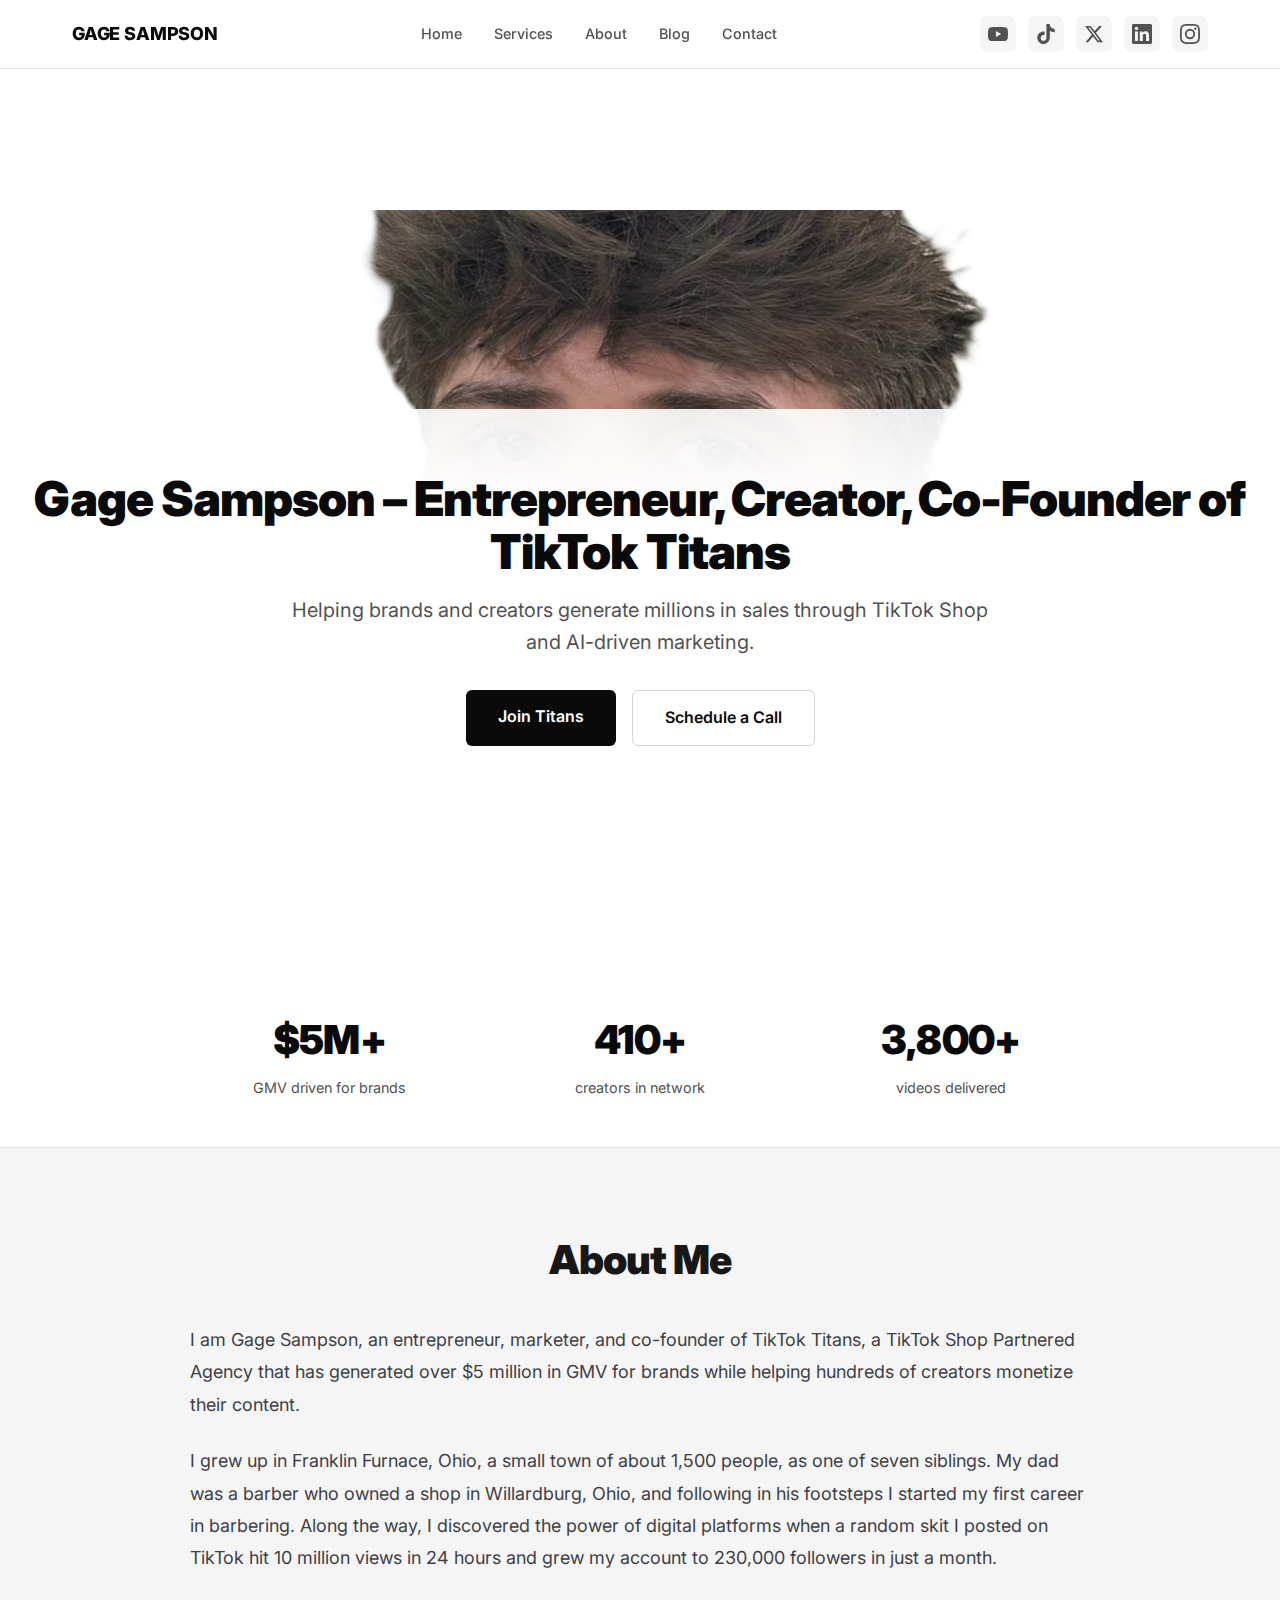
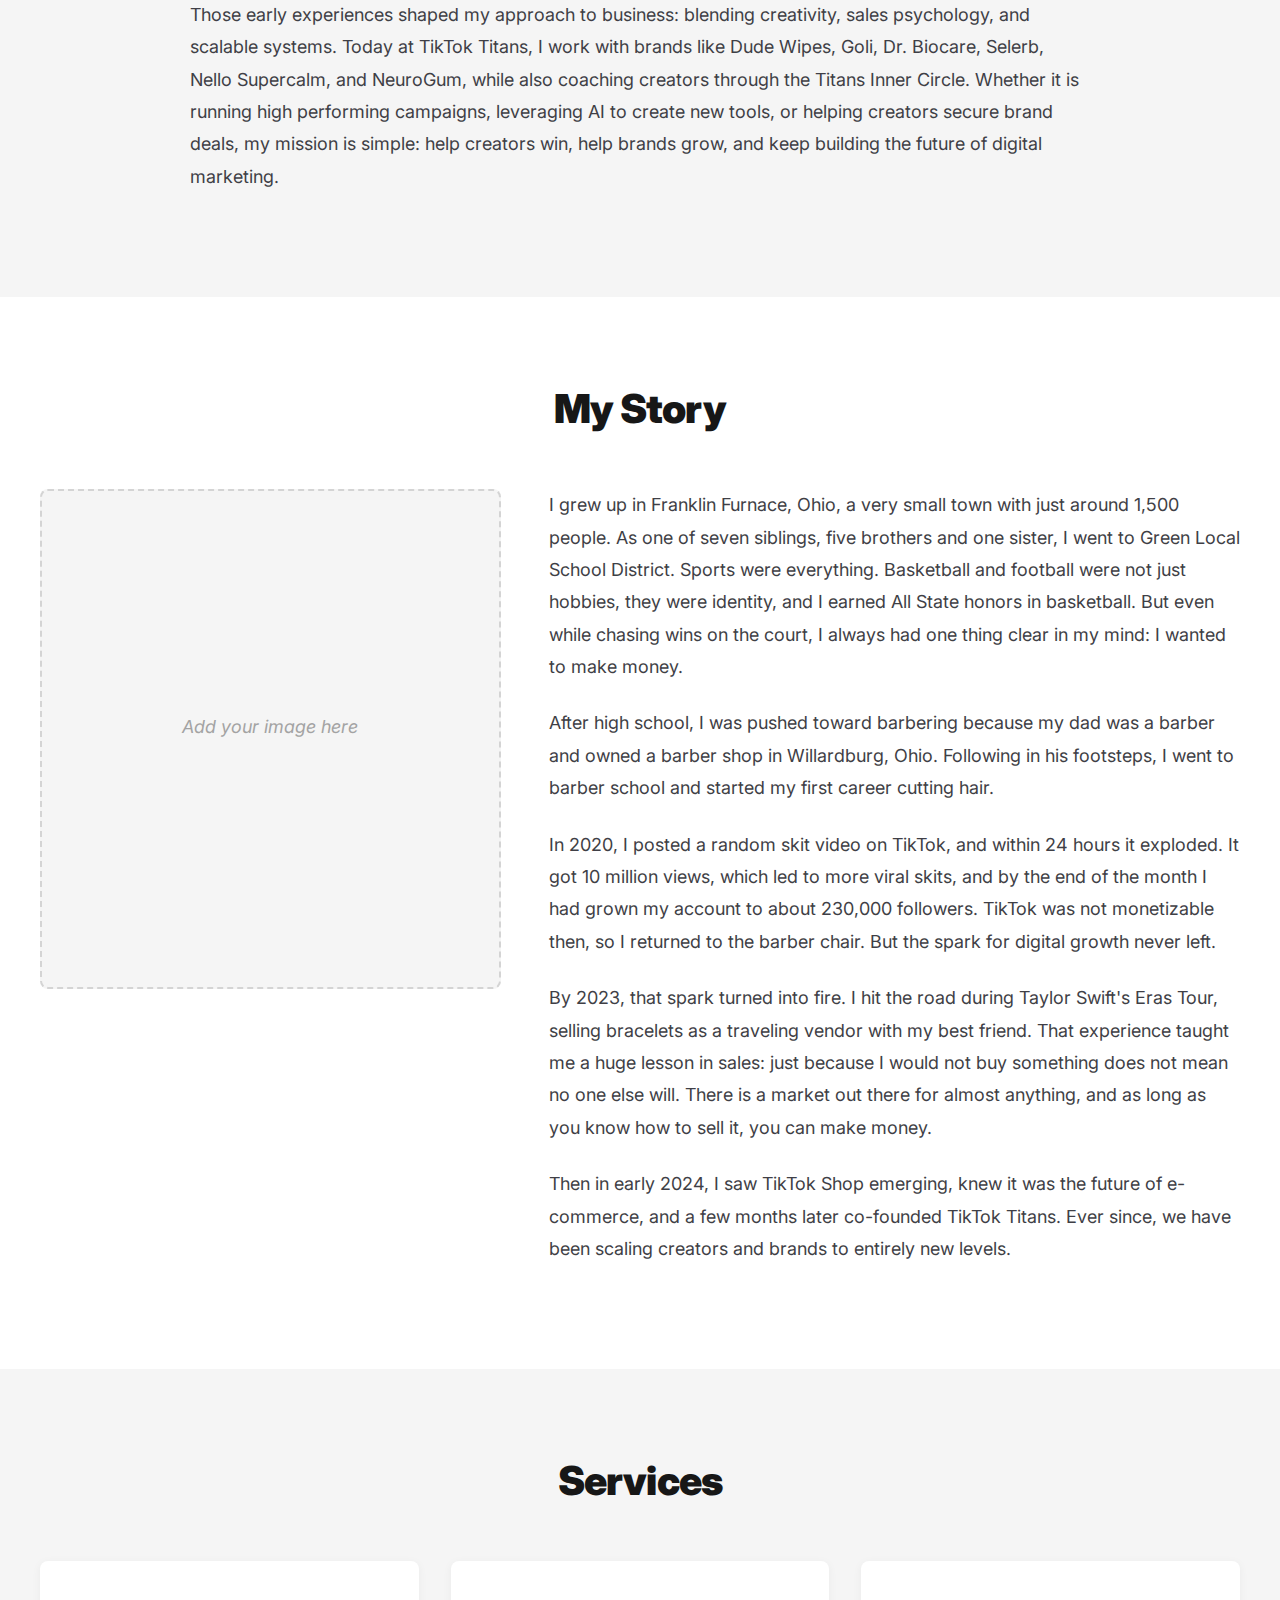
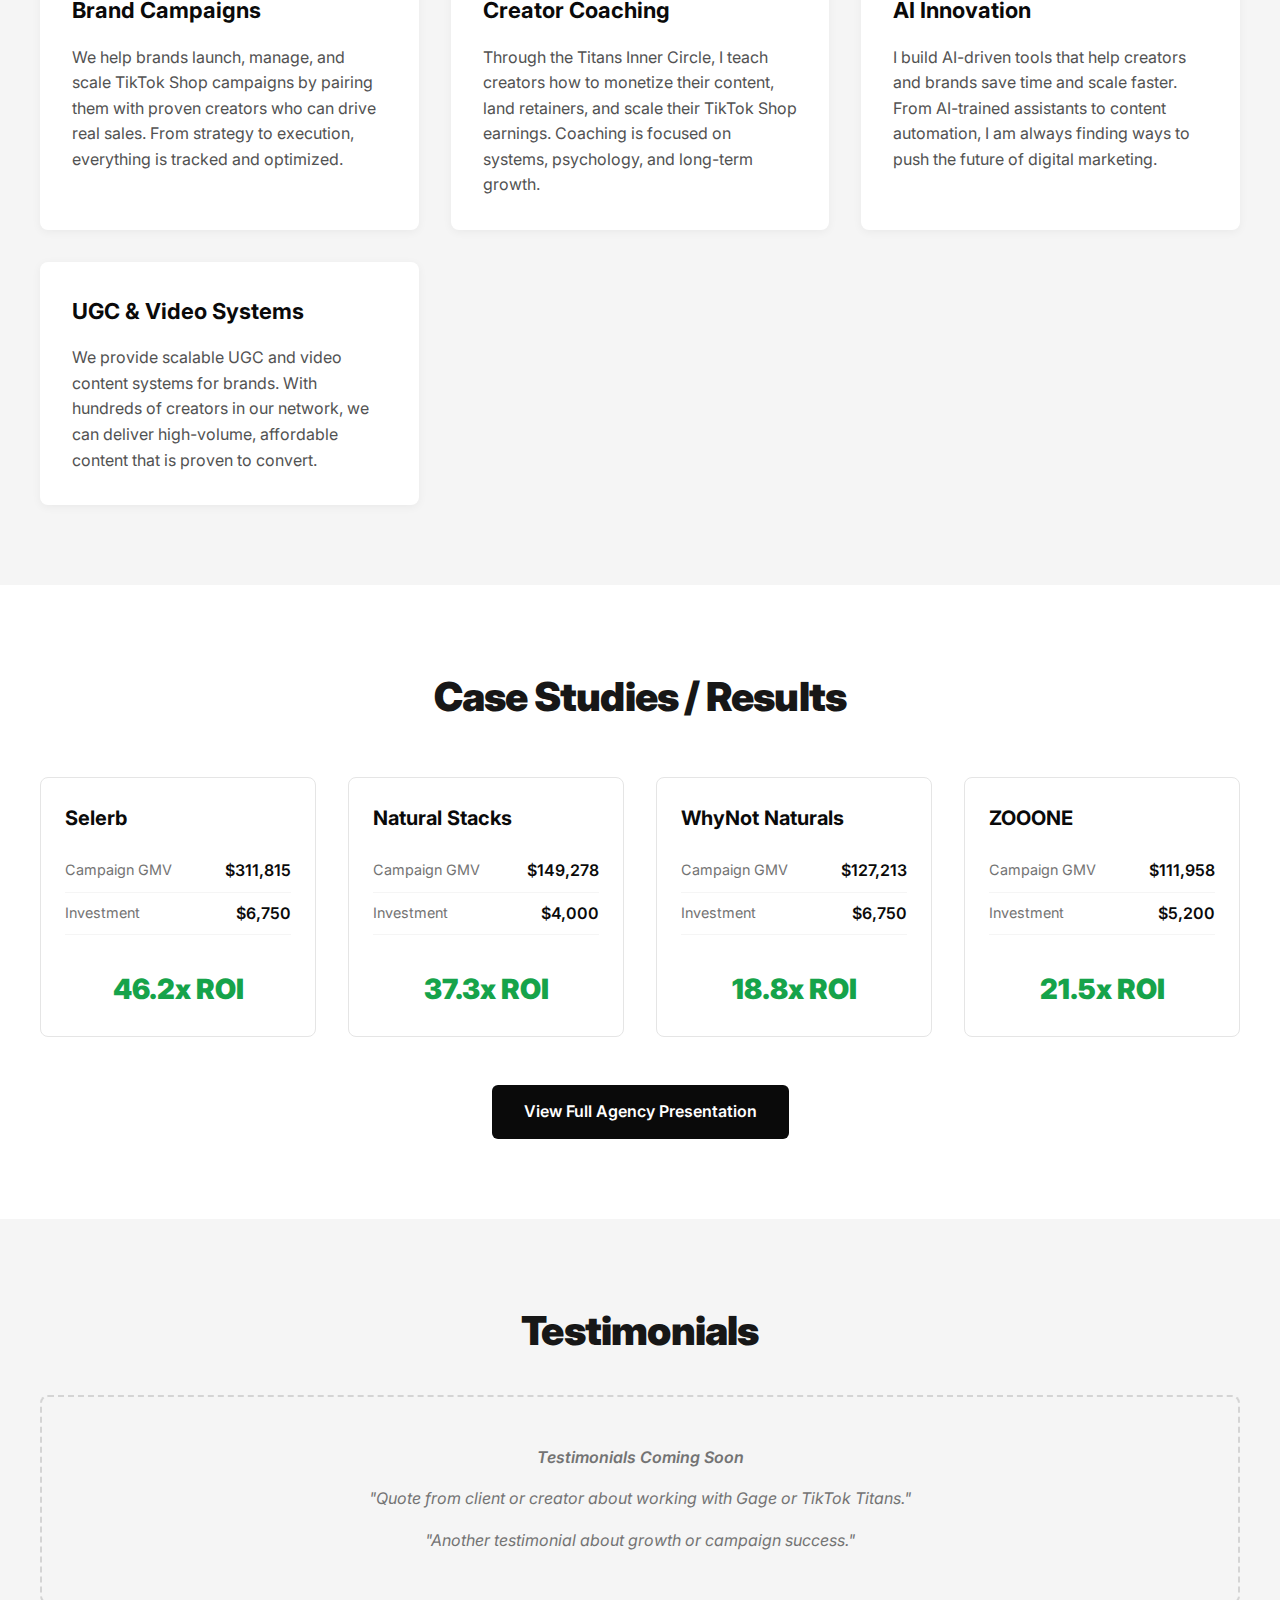
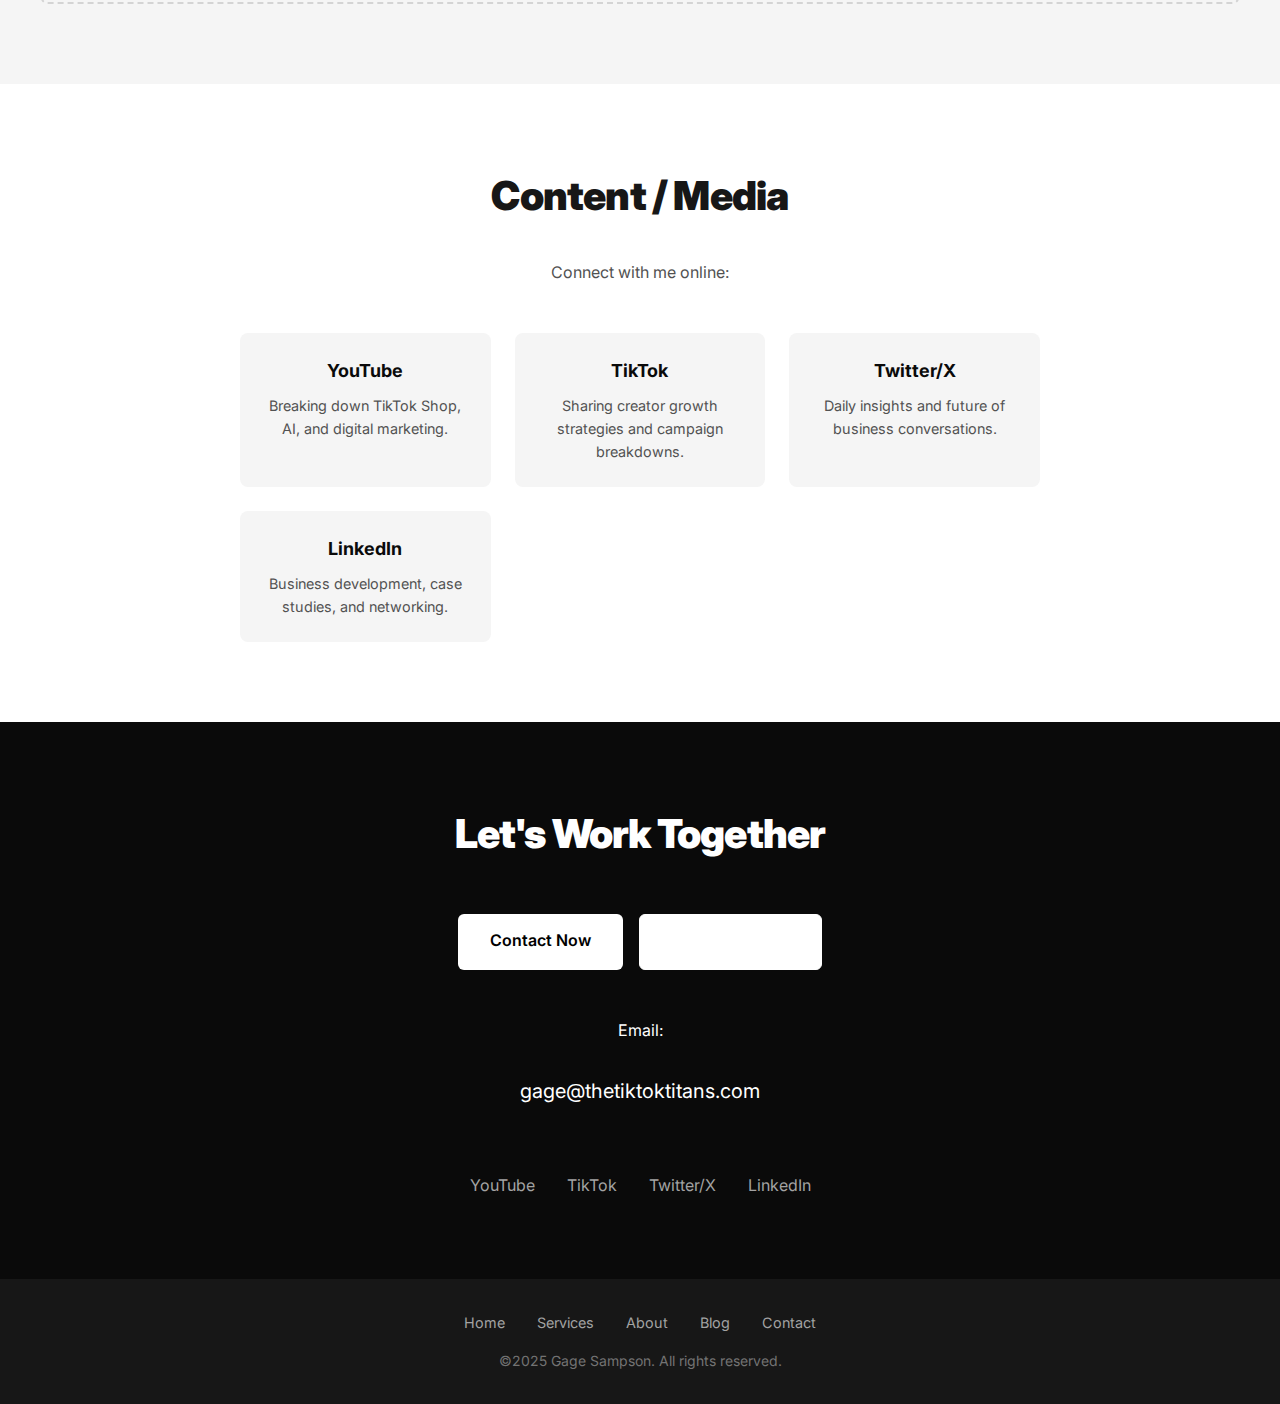
<file: index.backup.html>
<!DOCTYPE html>
<html lang="en">
<head>
    <meta charset="UTF-8">
    <meta name="viewport" content="width=device-width, initial-scale=1.0">
    
    <title>Gage Sampson | Entrepreneur, Creator, Co-Founder of TikTok Titans</title>
    <meta name="description" content="Helping brands and creators generate millions in sales through TikTok Shop and AI-driven marketing. $5M+ GMV generated.">
    
    <link rel="preconnect" href="https://fonts.googleapis.com">
    <link rel="preconnect" href="https://fonts.gstatic.com" crossorigin>
    <link href="https://fonts.googleapis.com/css2?family=Inter:wght@400;500;600;700;800;900&display=swap" rel="stylesheet">
    
    <style>
        * {
            margin: 0;
            padding: 0;
            box-sizing: border-box;
        }
        
        :root {
            --black: #0a0a0a;
            --white: #ffffff;
            --gray-100: #f5f5f5;
            --gray-200: #e5e5e5;
            --gray-300: #d4d4d4;
            --gray-400: #a3a3a3;
            --gray-500: #737373;
            --gray-600: #525252;
            --gray-700: #3f3f46;
            --gray-800: #262626;
            --gray-900: #171717;
            --accent: #2563eb;
        }
        
        body {
            font-family: 'Inter', -apple-system, BlinkMacSystemFont, sans-serif;
            line-height: 1.6;
            color: var(--gray-900);
            background: var(--white);
            -webkit-font-smoothing: antialiased;
        }
        
        /* Navigation */
        nav {
            position: fixed;
            top: 0;
            width: 100%;
            background: rgba(255, 255, 255, 0.95);
            backdrop-filter: blur(10px);
            z-index: 1000;
            border-bottom: 1px solid var(--gray-200);
        }
        
        .nav-container {
            max-width: 1200px;
            margin: 0 auto;
            padding: 1rem 2rem;
            display: flex;
            justify-content: space-between;
            align-items: center;
        }
        
        .logo {
            font-size: 1.125rem;
            font-weight: 800;
            color: var(--black);
            text-decoration: none;
            letter-spacing: -0.01em;
        }
        
        .nav-links {
            display: flex;
            list-style: none;
            gap: 2rem;
            flex: 1;
            justify-content: center;
        }
        
        .nav-links a {
            color: var(--gray-600);
            text-decoration: none;
            font-size: 0.9rem;
            font-weight: 500;
            transition: color 0.2s;
        }
        
        .nav-links a:hover {
            color: var(--black);
        }
        
        /* Social Buttons */
        .social-buttons {
            display: flex;
            gap: 0.75rem;
        }
        
        .social-btn {
            width: 36px;
            height: 36px;
            border-radius: 8px;
            background: var(--gray-100);
            display: flex;
            align-items: center;
            justify-content: center;
            color: var(--gray-600);
            transition: all 0.2s;
            text-decoration: none;
        }
        
        .social-btn:hover {
            background: var(--black);
            color: var(--white);
            transform: translateY(-2px);
        }
        
        /* Hero Section */
        .hero {
            padding: 0;
            position: relative;
            min-height: 100vh;
            display: flex;
            align-items: center;
            justify-content: center;
            background: var(--white);
            margin-top: 60px; /* Account for fixed nav */
        }
        
        .hero-content {
            position: relative;
            width: 100%;
            max-width: 1400px;
            margin: 0 auto;
        }
        
        .hero-image-container {
            position: relative;
            width: 100%;
            height: 600px;
            overflow: hidden;
        }
        
        .hero-image {
            width: 100%;
            height: 100%;
            object-fit: cover;
            object-position: center;
            display: block;
        }
        
        .hero-fallback {
            position: absolute;
            top: 0;
            left: 0;
            right: 0;
            bottom: 0;
            display: flex;
            align-items: center;
            justify-content: center;
            background: var(--gray-100);
            color: var(--gray-500);
            font-style: italic;
            z-index: -1;
        }
        
        .hero-image:not([src]), 
        .hero-image[src=""],
        .hero-image[src="your-image-url-here.jpg"] {
            display: none;
        }
        
        .hero-image:not([src]) ~ .hero-fallback,
        .hero-image[src=""] ~ .hero-fallback,
        .hero-image[src="your-image-url-here.jpg"] ~ .hero-fallback {
            z-index: 1;
        }
        
        .hero-gradient-overlay {
            position: absolute;
            bottom: 0;
            left: 0;
            right: 0;
            height: 60%;
            background: linear-gradient(to bottom, 
                rgba(255,255,255,0) 0%,
                rgba(255,255,255,0.3) 30%,
                rgba(255,255,255,0.7) 60%,
                rgba(255,255,255,0.9) 80%,
                rgba(255,255,255,1) 100%);
            pointer-events: none;
        }
        
        .hero-text-overlay {
            position: absolute;
            bottom: 0;
            left: 0;
            right: 0;
            padding: 4rem 2rem;
            text-align: center;
            background: linear-gradient(to top,
                rgba(255,255,255,1) 0%,
                rgba(255,255,255,1) 70%,
                rgba(255,255,255,0.9) 100%);
        }
        
        h1 {
            font-size: 3rem;
            font-weight: 900;
            line-height: 1.1;
            letter-spacing: -0.02em;
            margin-bottom: 1rem;
            color: var(--black);
        }
        
        .hero-subtitle {
            font-size: 1.25rem;
            color: var(--gray-600);
            margin-bottom: 2rem;
            max-width: 700px;
            margin-left: auto;
            margin-right: auto;
        }
        
        .cta-buttons {
            display: flex;
            gap: 1rem;
            justify-content: center;
            flex-wrap: wrap;
        }
        
        .btn {
            padding: 0.875rem 2rem;
            text-decoration: none;
            font-weight: 600;
            font-size: 1rem;
            transition: all 0.2s;
            border-radius: 6px;
            display: inline-block;
            cursor: pointer;
        }
        
        .btn-primary {
            background: var(--black);
            color: var(--white);
        }
        
        .btn-primary:hover {
            background: var(--gray-800);
            transform: translateY(-1px);
        }
        
        .btn-secondary {
            background: var(--white);
            color: var(--black);
            border: 1.5px solid var(--gray-300);
        }
        
        .btn-secondary:hover {
            background: var(--gray-100);
        }
        
        /* Stats Section */
        .stats {
            padding: 3rem 2rem;
            background: var(--white);
            border-bottom: 1px solid var(--gray-200);
        }
        
        .stats-grid {
            max-width: 900px;
            margin: 0 auto;
            display: grid;
            grid-template-columns: repeat(3, 1fr);
            gap: 2rem;
            text-align: center;
        }
        
        .stat-number {
            font-size: 2.5rem;
            font-weight: 900;
            color: var(--black);
            letter-spacing: -0.02em;
        }
        
        .stat-label {
            font-size: 0.9rem;
            color: var(--gray-600);
            margin-top: 0.25rem;
        }
        
        /* About Section */
        .about {
            padding: 5rem 2rem;
            background: var(--gray-100);
        }
        
        .about-content {
            max-width: 900px;
            margin: 0 auto;
        }
        
        h2 {
            font-size: 2.5rem;
            font-weight: 900;
            margin-bottom: 2rem;
            text-align: center;
            letter-spacing: -0.02em;
        }
        
        .about p {
            font-size: 1.125rem;
            line-height: 1.8;
            color: var(--gray-700);
            margin-bottom: 1.5rem;
        }
        
        /* Story Section */
        .story {
            padding: 5rem 2rem;
            background: var(--white);
        }
        
        .story-container {
            max-width: 1200px;
            margin: 0 auto;
        }
        
        .story-layout {
            display: grid;
            grid-template-columns: 1fr 1.5fr;
            gap: 3rem;
            align-items: start;
            margin-top: 3rem;
        }
        
        .story-image-placeholder {
            width: 100%;
            height: 500px;
            background: var(--gray-100);
            border-radius: 8px;
            border: 2px dashed var(--gray-300);
            display: flex;
            align-items: center;
            justify-content: center;
        }
        
        .story-content {
            max-width: 100%;
        }
        
        .story p {
            font-size: 1.125rem;
            line-height: 1.8;
            color: var(--gray-700);
            margin-bottom: 1.5rem;
        }
        
        /* Services Section */
        .services {
            padding: 5rem 2rem;
            background: var(--gray-100);
        }
        
        .services-container {
            max-width: 1200px;
            margin: 0 auto;
        }
        
        .services-grid {
            display: grid;
            grid-template-columns: repeat(auto-fit, minmax(280px, 1fr));
            gap: 2rem;
            margin-top: 3rem;
        }
        
        .service-card {
            background: var(--white);
            padding: 2rem;
            border-radius: 8px;
            box-shadow: 0 2px 10px rgba(0,0,0,0.05);
            transition: all 0.3s;
        }
        
        .service-card:hover {
            transform: translateY(-4px);
            box-shadow: 0 8px 20px rgba(0,0,0,0.1);
        }
        
        .service-card h3 {
            font-size: 1.375rem;
            margin-bottom: 1rem;
            font-weight: 700;
            color: var(--black);
        }
        
        .service-card p {
            color: var(--gray-600);
            line-height: 1.6;
        }
        
        /* Case Studies Section */
        .case-studies {
            padding: 5rem 2rem;
            background: var(--white);
        }
        
        .case-studies-container {
            max-width: 1200px;
            margin: 0 auto;
        }
        
        .case-grid {
            display: grid;
            grid-template-columns: repeat(auto-fit, minmax(250px, 1fr));
            gap: 2rem;
            margin-top: 3rem;
        }
        
        .case-card {
            padding: 1.5rem;
            background: var(--white);
            border: 1px solid var(--gray-200);
            border-radius: 8px;
            transition: all 0.2s;
        }
        
        .case-card:hover {
            border-color: var(--gray-400);
            box-shadow: 0 4px 12px rgba(0,0,0,0.08);
        }
        
        .case-brand {
            font-size: 1.25rem;
            font-weight: 700;
            margin-bottom: 1rem;
            color: var(--black);
        }
        
        .case-stat {
            display: flex;
            justify-content: space-between;
            padding: 0.5rem 0;
            border-bottom: 1px solid var(--gray-100);
        }
        
        .case-label {
            color: var(--gray-500);
            font-size: 0.9rem;
        }
        
        .case-value {
            font-weight: 600;
            color: var(--black);
        }
        
        .case-roi {
            margin-top: 1rem;
            padding-top: 1rem;
            text-align: center;
            font-size: 1.75rem;
            font-weight: 900;
            color: #16a34a;
        }
        
        /* Placeholder Box */
        .placeholder-box {
            background: var(--gray-100);
            border: 2px dashed var(--gray-300);
            padding: 3rem;
            border-radius: 8px;
            text-align: center;
            color: var(--gray-500);
            font-style: italic;
        }
        
        /* Testimonials Section */
        .testimonials {
            padding: 5rem 2rem;
            background: var(--gray-100);
        }
        
        .testimonials-container {
            max-width: 1200px;
            margin: 0 auto;
        }
        
        /* Content/Media Section */
        .media {
            padding: 5rem 2rem;
            background: var(--white);
        }
        
        .media-container {
            max-width: 800px;
            margin: 0 auto;
            text-align: center;
        }
        
        .media-links {
            display: grid;
            grid-template-columns: repeat(auto-fit, minmax(200px, 1fr));
            gap: 1.5rem;
            margin-top: 3rem;
        }
        
        .media-link {
            padding: 1.5rem;
            background: var(--gray-100);
            border-radius: 8px;
            text-decoration: none;
            color: var(--black);
            transition: all 0.2s;
        }
        
        .media-link:hover {
            background: var(--gray-200);
            transform: translateY(-2px);
        }
        
        .media-platform {
            font-weight: 700;
            font-size: 1.125rem;
            margin-bottom: 0.5rem;
        }
        
        .media-description {
            font-size: 0.9rem;
            color: var(--gray-600);
        }
        
        /* Contact Section */
        .contact {
            padding: 5rem 2rem;
            background: var(--black);
            color: var(--white);
            text-align: center;
        }
        
        .contact h2 {
            color: var(--white);
            margin-bottom: 3rem;
        }
        
        .contact-info {
            margin-top: 2rem;
        }
        
        .contact-email {
            color: var(--white);
            font-size: 1.25rem;
            text-decoration: none;
            display: inline-block;
            margin: 2rem 0;
            border-bottom: 2px solid transparent;
            transition: border-color 0.2s;
        }
        
        .contact-email:hover {
            border-bottom-color: var(--white);
        }
        
        .social-links {
            display: flex;
            justify-content: center;
            gap: 2rem;
            margin-top: 2rem;
            flex-wrap: wrap;
        }
        
        .social-link {
            color: var(--gray-400);
            text-decoration: none;
            transition: color 0.2s;
        }
        
        .social-link:hover {
            color: var(--white);
        }
        
        /* Footer */
        footer {
            padding: 2rem;
            background: var(--gray-900);
            text-align: center;
        }
        
        .footer-nav {
            display: flex;
            justify-content: center;
            gap: 2rem;
            margin-bottom: 1rem;
            flex-wrap: wrap;
        }
        
        .footer-nav a {
            color: var(--gray-400);
            text-decoration: none;
            font-size: 0.9rem;
            transition: color 0.2s;
        }
        
        .footer-nav a:hover {
            color: var(--white);
        }
        
        .footer-text {
            color: var(--gray-500);
            font-size: 0.875rem;
            margin-top: 1rem;
        }
        
        /* Mobile Menu */
        .mobile-menu {
            display: none;
            cursor: pointer;
        }
        
        .mobile-menu span {
            display: block;
            width: 24px;
            height: 2px;
            background: var(--black);
            margin: 5px 0;
        }
        
        /* Responsive */
        @media (max-width: 768px) {
            .nav-links {
                display: none;
            }
            
            .social-buttons {
                display: none;
            }
            
            .mobile-menu {
                display: block;
            }
            
            .hero {
                margin-top: 50px;
            }
            
            .hero-image-container {
                height: 400px;
            }
            
            .hero-text-overlay {
                padding: 2rem 1rem;
            }
            
            h1 {
                font-size: 1.75rem;
            }
            
            h2 {
                font-size: 1.75rem;
            }
            
            .stats-grid {
                grid-template-columns: 1fr;
                gap: 1.5rem;
            }
            
            .services-grid {
                grid-template-columns: 1fr;
            }
            
            .case-grid {
                grid-template-columns: 1fr;
            }
            
            .story-layout {
                grid-template-columns: 1fr;
            }
            
            .story-image-placeholder {
                height: 300px;
            }
            
            .cta-buttons {
                flex-direction: column;
                align-items: center;
            }
            
            .btn {
                width: 100%;
                max-width: 300px;
            }
        }
    </style>
</head>
<body>
    <!-- Navigation -->
    <nav>
        <div class="nav-container">
            <a href="#" class="logo">GAGE SAMPSON</a>
            <ul class="nav-links">
                <li><a href="#home">Home</a></li>
                <li><a href="#services">Services</a></li>
                <li><a href="#about">About</a></li>
                <li><a href="#blog">Blog</a></li>
                <li><a href="#contact">Contact</a></li>
            </ul>
            <div class="social-buttons">
                <a href="https://youtube.com/@GageSampsonTTS" target="_blank" class="social-btn">
                    <svg width="20" height="20" viewBox="0 0 24 24" fill="currentColor">
                        <path d="M23.498 6.186a3.016 3.016 0 0 0-2.122-2.136C19.505 3.545 12 3.545 12 3.545s-7.505 0-9.377.505A3.017 3.017 0 0 0 .502 6.186C0 8.07 0 12 0 12s0 3.93.502 5.814a3.016 3.016 0 0 0 2.122 2.136c1.871.505 9.376.505 9.376.505s7.505 0 9.377-.505a3.015 3.015 0 0 0 2.122-2.136C24 15.93 24 12 24 12s0-3.93-.502-5.814zM9.545 15.568V8.432L15.818 12l-6.273 3.568z"/>
                    </svg>
                </a>
                <a href="https://tiktok.com/@realgagesampson" target="_blank" class="social-btn">
                    <svg width="20" height="20" viewBox="0 0 24 24" fill="currentColor">
                        <path d="M12.525.02c1.31-.02 2.61-.01 3.91-.02.08 1.53.63 3.09 1.75 4.17 1.12 1.11 2.7 1.62 4.24 1.79v4.03c-1.44-.05-2.89-.35-4.2-.97-.57-.26-1.1-.59-1.62-.93-.01 2.92.01 5.84-.02 8.75-.08 1.4-.54 2.79-1.35 3.94-1.31 1.92-3.58 3.17-5.91 3.21-1.43.08-2.86-.31-4.08-1.03-2.02-1.19-3.44-3.37-3.65-5.71-.02-.5-.03-1-.01-1.49.18-1.9 1.12-3.72 2.58-4.96 1.66-1.44 3.98-2.13 6.15-1.72.02 1.48-.04 2.96-.04 4.44-.99-.32-2.15-.23-3.02.37-.63.41-1.11 1.04-1.36 1.75-.21.51-.15 1.07-.14 1.61.24 1.64 1.82 3.02 3.5 2.87 1.12-.01 2.19-.66 2.77-1.61.19-.33.4-.67.41-1.06.1-1.79.06-3.57.07-5.36.01-4.03-.01-8.05.02-12.07z"/>
                    </svg>
                </a>
                <a href="https://twitter.com/gagesampson_" target="_blank" class="social-btn">
                    <svg width="20" height="20" viewBox="0 0 24 24" fill="currentColor">
                        <path d="M18.244 2.25h3.308l-7.227 8.26 8.502 11.24H16.17l-5.214-6.817L4.99 21.75H1.68l7.73-8.835L1.254 2.25H8.08l4.713 6.231zm-1.161 17.52h1.833L7.084 4.126H5.117z"/>
                    </svg>
                </a>
                <a href="https://www.linkedin.com/in/gage-sampson-8a055537b" target="_blank" class="social-btn">
                    <svg width="20" height="20" viewBox="0 0 24 24" fill="currentColor">
                        <path d="M20.447 20.452h-3.554v-5.569c0-1.328-.027-3.037-1.852-3.037-1.853 0-2.136 1.445-2.136 2.939v5.667H9.351V9h3.414v1.561h.046c.477-.9 1.637-1.85 3.37-1.85 3.601 0 4.267 2.37 4.267 5.455v6.286zM5.337 7.433c-1.144 0-2.063-.926-2.063-2.065 0-1.138.92-2.063 2.063-2.063 1.14 0 2.064.925 2.064 2.063 0 1.139-.925 2.065-2.064 2.065zm1.782 13.019H3.555V9h3.564v11.452zM22.225 0H1.771C.792 0 0 .774 0 1.729v20.542C0 23.227.792 24 1.771 24h20.451C23.2 24 24 23.227 24 22.271V1.729C24 .774 23.2 0 22.222 0h.003z"/>
                    </svg>
                </a>
                <a href="https://instagram.com/gagesampson_" target="_blank" class="social-btn">
                    <svg width="20" height="20" viewBox="0 0 24 24" fill="currentColor">
                        <path d="M12 2.163c3.204 0 3.584.012 4.85.07 3.252.148 4.771 1.691 4.919 4.919.058 1.265.069 1.645.069 4.849 0 3.205-.012 3.584-.069 4.849-.149 3.225-1.664 4.771-4.919 4.919-1.266.058-1.644.07-4.85.07-3.204 0-3.584-.012-4.849-.07-3.26-.149-4.771-1.699-4.919-4.92-.058-1.265-.07-1.644-.07-4.849 0-3.204.013-3.583.07-4.849.149-3.227 1.664-4.771 4.919-4.919 1.266-.057 1.645-.069 4.849-.069zm0-2.163c-3.259 0-3.667.014-4.947.072-4.358.2-6.78 2.618-6.98 6.98-.059 1.281-.073 1.689-.073 4.948 0 3.259.014 3.668.072 4.948.2 4.358 2.618 6.78 6.98 6.98 1.281.058 1.689.072 4.948.072 3.259 0 3.668-.014 4.948-.072 4.354-.2 6.782-2.618 6.979-6.98.059-1.28.073-1.689.073-4.948 0-3.259-.014-3.667-.072-4.947-.196-4.354-2.617-6.78-6.979-6.98-1.281-.059-1.69-.073-4.949-.073zM5.838 12a6.162 6.162 0 1 1 12.324 0 6.162 6.162 0 0 1-12.324 0zM12 16a4 4 0 1 0 0-8 4 4 0 0 0 0 8zm4.965-10.405a1.44 1.44 0 1 1 2.881.001 1.44 1.44 0 0 1-2.881-.001z"/>
                    </svg>
                </a>
            </div>
            <div class="mobile-menu">
                <span></span>
                <span></span>
                <span></span>
            </div>
        </div>
    </nav>
    
    <!-- Hero Section -->
    <section class="hero" id="home">
        <div class="hero-content">
            <div class="hero-image-container">
                <!-- IMPORTANT: Discord URLs don't work for embedding. You need to:
                     Option 1: Upload image to GitHub (recommended)
                     Option 2: Use an image hosting service like Imgur
                     Option 3: Host on your own server
                     
                     Replace the src below with your hosted image URL -->
                <img src="hero-image.png" alt="Gage Sampson" class="hero-image">
                <div class="hero-gradient-overlay"></div>
                <!-- Fallback div if image doesn't load -->
                <div class="hero-fallback">Add your hero image here</div>
            </div>
            <div class="hero-text-overlay">
                <h1>Gage Sampson – Entrepreneur, Creator, Co-Founder of TikTok Titans</h1>
                <p class="hero-subtitle">Helping brands and creators generate millions in sales through TikTok Shop and AI-driven marketing.</p>
                <div class="cta-buttons">
                    <a href="https://whop.com/c/tiktoktitans/ytdiscount" target="_blank" class="btn btn-primary">Join Titans</a>
                    <a href="https://calendly.com/gagesampson" target="_blank" class="btn btn-secondary">Schedule a Call</a>
                </div>
            </div>
        </div>
    </section>
    
    <!-- Stats Section -->
    <section class="stats">
        <div class="stats-grid">
            <div class="stat-item">
                <div class="stat-number">$5M+</div>
                <div class="stat-label">GMV driven for brands</div>
            </div>
            <div class="stat-item">
                <div class="stat-number">410+</div>
                <div class="stat-label">creators in network</div>
            </div>
            <div class="stat-item">
                <div class="stat-number">3,800+</div>
                <div class="stat-label">videos delivered</div>
            </div>
        </div>
    </section>
    
    <!-- About Me Section -->
    <section class="about" id="about">
        <div class="about-content">
            <h2>About Me</h2>
            <p>I am Gage Sampson, an entrepreneur, marketer, and co-founder of TikTok Titans, a TikTok Shop Partnered Agency that has generated over $5 million in GMV for brands while helping hundreds of creators monetize their content.</p>
            
            <p>I grew up in Franklin Furnace, Ohio, a small town of about 1,500 people, as one of seven siblings. My dad was a barber who owned a shop in Willardburg, Ohio, and following in his footsteps I started my first career in barbering. Along the way, I discovered the power of digital platforms when a random skit I posted on TikTok hit 10 million views in 24 hours and grew my account to 230,000 followers in just a month.</p>
            
            <p>Those early experiences shaped my approach to business: blending creativity, sales psychology, and scalable systems. Today at TikTok Titans, I work with brands like Dude Wipes, Goli, Dr. Biocare, Selerb, Nello Supercalm, and NeuroGum, while also coaching creators through the Titans Inner Circle. Whether it is running high performing campaigns, leveraging AI to create new tools, or helping creators secure brand deals, my mission is simple: help creators win, help brands grow, and keep building the future of digital marketing.</p>
        </div>
    </section>
    
    <!-- My Story Section -->
    <section class="story">
        <div class="story-container">
            <h2>My Story</h2>
            <div class="story-layout">
                <div class="story-image-placeholder">
                    <!-- Add your story image here -->
                    <p style="color: var(--gray-400); font-style: italic;">Add your image here</p>
                </div>
                <div class="story-content">
                    <p>I grew up in Franklin Furnace, Ohio, a very small town with just around 1,500 people. As one of seven siblings, five brothers and one sister, I went to Green Local School District. Sports were everything. Basketball and football were not just hobbies, they were identity, and I earned All State honors in basketball. But even while chasing wins on the court, I always had one thing clear in my mind: I wanted to make money.</p>
                    
                    <p>After high school, I was pushed toward barbering because my dad was a barber and owned a barber shop in Willardburg, Ohio. Following in his footsteps, I went to barber school and started my first career cutting hair.</p>
                    
                    <p>In 2020, I posted a random skit video on TikTok, and within 24 hours it exploded. It got 10 million views, which led to more viral skits, and by the end of the month I had grown my account to about 230,000 followers. TikTok was not monetizable then, so I returned to the barber chair. But the spark for digital growth never left.</p>
                    
                    <p>By 2023, that spark turned into fire. I hit the road during Taylor Swift's Eras Tour, selling bracelets as a traveling vendor with my best friend. That experience taught me a huge lesson in sales: just because I would not buy something does not mean no one else will. There is a market out there for almost anything, and as long as you know how to sell it, you can make money.</p>
                    
                    <p>Then in early 2024, I saw TikTok Shop emerging, knew it was the future of e-commerce, and a few months later co-founded TikTok Titans. Ever since, we have been scaling creators and brands to entirely new levels.</p>
                </div>
            </div>
        </div>
    </section>
    
    <!-- Services Section -->
    <section class="services" id="services">
        <div class="services-container">
            <h2>Services</h2>
            <div class="services-grid">
                <div class="service-card">
                    <h3>Brand Campaigns</h3>
                    <p>We help brands launch, manage, and scale TikTok Shop campaigns by pairing them with proven creators who can drive real sales. From strategy to execution, everything is tracked and optimized.</p>
                </div>
                <div class="service-card">
                    <h3>Creator Coaching</h3>
                    <p>Through the Titans Inner Circle, I teach creators how to monetize their content, land retainers, and scale their TikTok Shop earnings. Coaching is focused on systems, psychology, and long-term growth.</p>
                </div>
                <div class="service-card">
                    <h3>AI Innovation</h3>
                    <p>I build AI-driven tools that help creators and brands save time and scale faster. From AI-trained assistants to content automation, I am always finding ways to push the future of digital marketing.</p>
                </div>
                <div class="service-card">
                    <h3>UGC & Video Systems</h3>
                    <p>We provide scalable UGC and video content systems for brands. With hundreds of creators in our network, we can deliver high-volume, affordable content that is proven to convert.</p>
                </div>
            </div>
        </div>
    </section>
    
    <!-- Case Studies Section -->
    <section class="case-studies">
        <div class="case-studies-container">
            <h2>Case Studies / Results</h2>
            <div class="case-grid">
                <div class="case-card">
                    <div class="case-brand">Selerb</div>
                    <div class="case-stat">
                        <span class="case-label">Campaign GMV</span>
                        <span class="case-value">$311,815</span>
                    </div>
                    <div class="case-stat">
                        <span class="case-label">Investment</span>
                        <span class="case-value">$6,750</span>
                    </div>
                    <div class="case-roi">46.2x ROI</div>
                </div>
                
                <div class="case-card">
                    <div class="case-brand">Natural Stacks</div>
                    <div class="case-stat">
                        <span class="case-label">Campaign GMV</span>
                        <span class="case-value">$149,278</span>
                    </div>
                    <div class="case-stat">
                        <span class="case-label">Investment</span>
                        <span class="case-value">$4,000</span>
                    </div>
                    <div class="case-roi">37.3x ROI</div>
                </div>
                
                <div class="case-card">
                    <div class="case-brand">WhyNot Naturals</div>
                    <div class="case-stat">
                        <span class="case-label">Campaign GMV</span>
                        <span class="case-value">$127,213</span>
                    </div>
                    <div class="case-stat">
                        <span class="case-label">Investment</span>
                        <span class="case-value">$6,750</span>
                    </div>
                    <div class="case-roi">18.8x ROI</div>
                </div>
                
                <div class="case-card">
                    <div class="case-brand">ZOOONE</div>
                    <div class="case-stat">
                        <span class="case-label">Campaign GMV</span>
                        <span class="case-value">$111,958</span>
                    </div>
                    <div class="case-stat">
                        <span class="case-label">Investment</span>
                        <span class="case-value">$5,200</span>
                    </div>
                    <div class="case-roi">21.5x ROI</div>
                </div>
            </div>
            
            <div style="text-align: center; margin-top: 3rem;">
                <a href="https://thetiktoktitans.com/agency-deck" target="_blank" class="btn btn-primary">View Full Agency Presentation</a>
            </div>
        </div>
    </section>
    
    <!-- Testimonials Section -->
    <section class="testimonials">
        <div class="testimonials-container">
            <h2>Testimonials</h2>
            <div class="placeholder-box">
                <p style="font-weight: 600; margin-bottom: 1rem;">Testimonials Coming Soon</p>
                <p>"Quote from client or creator about working with Gage or TikTok Titans."</p>
                <p style="margin-top: 1rem;">"Another testimonial about growth or campaign success."</p>
            </div>
        </div>
    </section>
    
    <!-- Content/Media Section -->
    <section class="media">
        <div class="media-container">
            <h2>Content / Media</h2>
            <p style="color: var(--gray-600); margin-bottom: 2rem;">Connect with me online:</p>
            
            <div class="media-links">
                <a href="https://youtube.com/@GageSampsonTTS" target="_blank" class="media-link">
                    <div class="media-platform">YouTube</div>
                    <div class="media-description">Breaking down TikTok Shop, AI, and digital marketing.</div>
                </a>
                
                <a href="https://tiktok.com/@realgagesampson" target="_blank" class="media-link">
                    <div class="media-platform">TikTok</div>
                    <div class="media-description">Sharing creator growth strategies and campaign breakdowns.</div>
                </a>
                
                <a href="https://twitter.com/gagesampson_" target="_blank" class="media-link">
                    <div class="media-platform">Twitter/X</div>
                    <div class="media-description">Daily insights and future of business conversations.</div>
                </a>
                
                <a href="https://linkedin.com/in/gage-sampson-8a055537b" target="_blank" class="media-link">
                    <div class="media-platform">LinkedIn</div>
                    <div class="media-description">Business development, case studies, and networking.</div>
                </a>
            </div>
        </div>
    </section>
    
    <!-- Contact Section -->
    <section class="contact" id="contact">
        <h2>Let's Work Together</h2>
        <div class="cta-buttons">
            <a href="mailto:gage@thetiktoktitans.com" class="btn btn-primary" style="background: white; color: black;">Contact Now</a>
            <a href="https://calendly.com/gagesampson" target="_blank" class="btn btn-secondary" style="border-color: white; color: white;">Schedule a Call</a>
        </div>
        
        <div class="contact-info">
            <p style="margin-top: 3rem;">Email:</p>
            <a href="mailto:gage@thetiktoktitans.com" class="contact-email">gage@thetiktoktitans.com</a>
            
            <div class="social-links">
                <a href="https://youtube.com/@GageSampsonTTS" target="_blank" class="social-link">YouTube</a>
                <a href="https://tiktok.com/@realgagesampson" target="_blank" class="social-link">TikTok</a>
                <a href="https://twitter.com/gagesampson_" target="_blank" class="social-link">Twitter/X</a>
                <a href="https://linkedin.com/in/gage-sampson-8a055537b" target="_blank" class="social-link">LinkedIn</a>
            </div>
        </div>
    </section>
    
    <!-- Footer -->
    <footer>
        <div class="footer-nav">
            <a href="#home">Home</a>
            <a href="#services">Services</a>
            <a href="#about">About</a>
            <a href="#blog">Blog</a>
            <a href="#contact">Contact</a>
        </div>
        <p class="footer-text">©2025 Gage Sampson. All rights reserved.</p>
    </footer>
    
    <script>
        // Mobile menu toggle
        document.querySelector('.mobile-menu').addEventListener('click', function() {
            const nav = document.querySelector('.nav-links');
            nav.style.display = nav.style.display === 'flex' ? 'none' : 'flex';
            nav.style.position = 'absolute';
            nav.style.top = '100%';
            nav.style.left = '0';
            nav.style.right = '0';
            nav.style.background = 'white';
            nav.style.flexDirection = 'column';
            nav.style.padding = '2rem';
            nav.style.boxShadow = '0 10px 30px rgba(0,0,0,0.1)';
        });
        
        // Smooth scroll
        document.querySelectorAll('a[href^="#"]').forEach(anchor => {
            anchor.addEventListener('click', function (e) {
                e.preventDefault();
                const target = document.querySelector(this.getAttribute('href'));
                if (target) {
                    target.scrollIntoView({ behavior: 'smooth', block: 'start' });
                }
            });
        });
    </script>
</body>
</html>
</file>
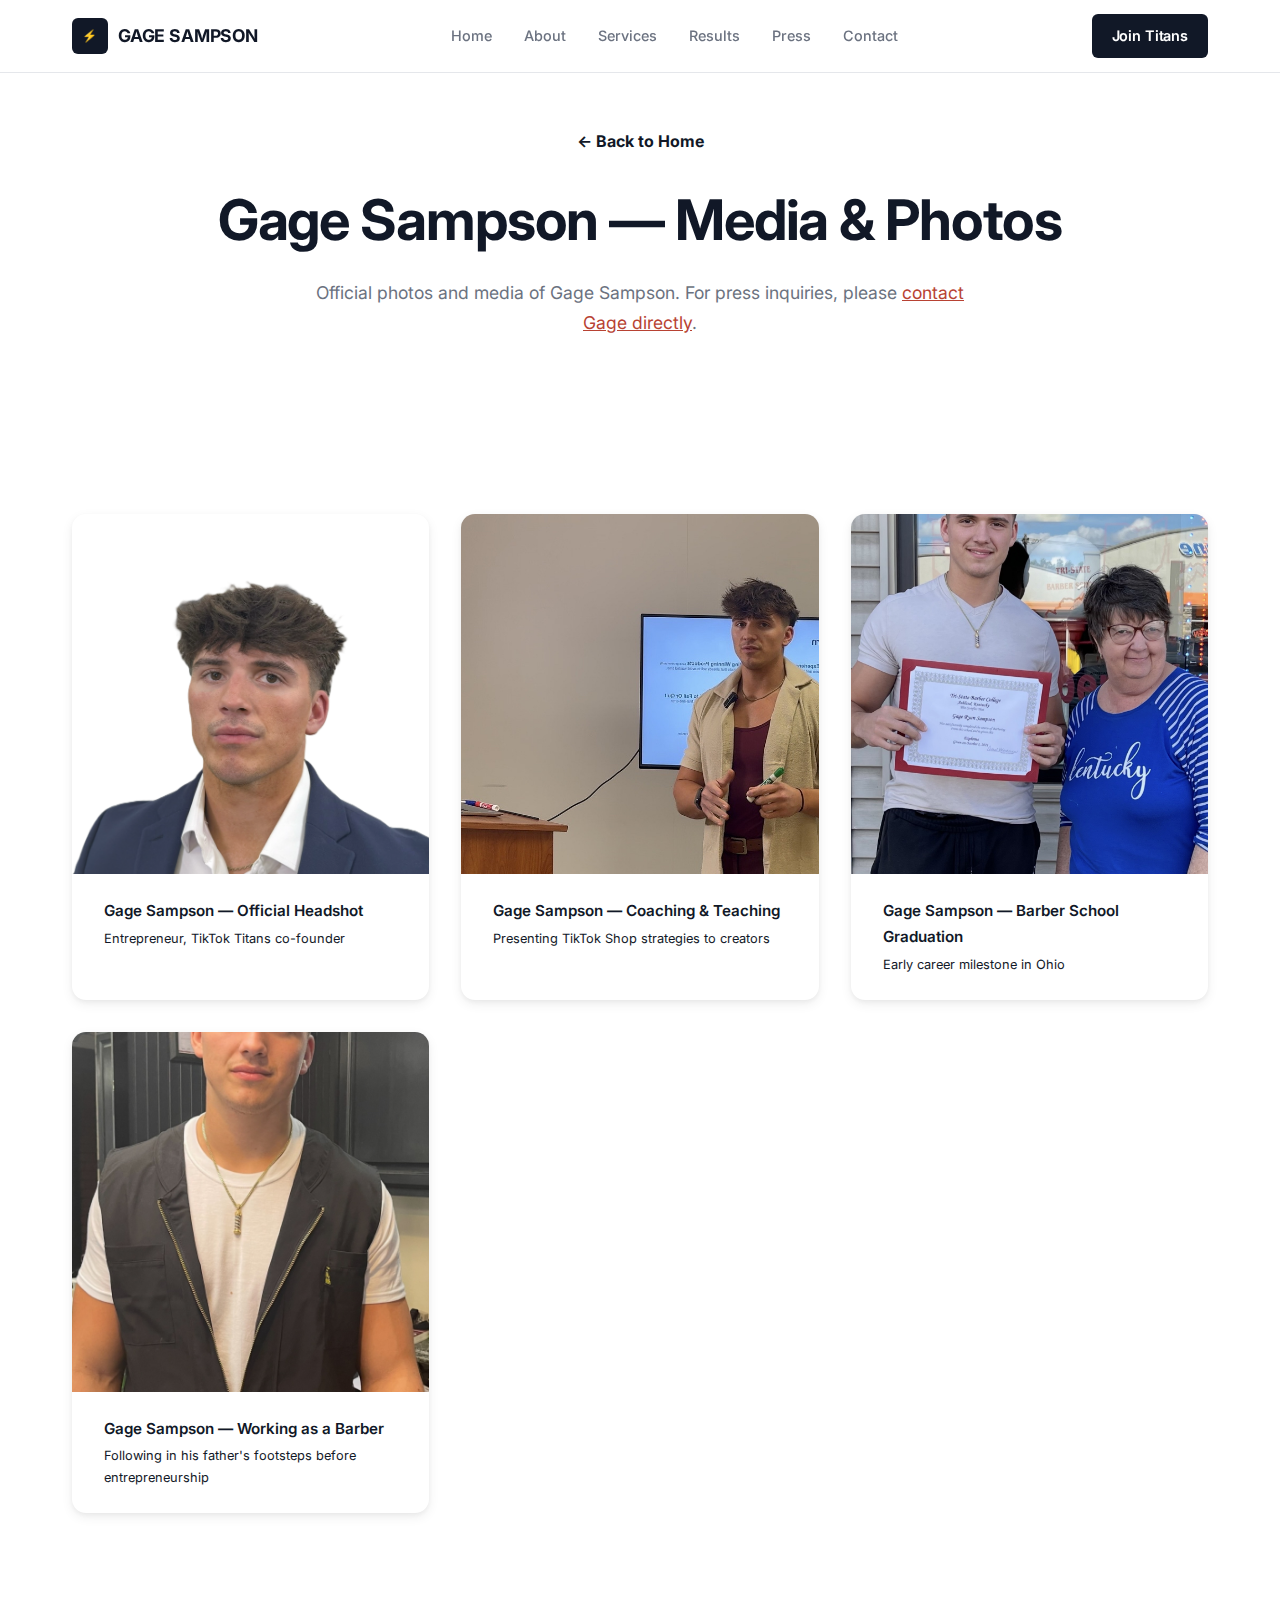
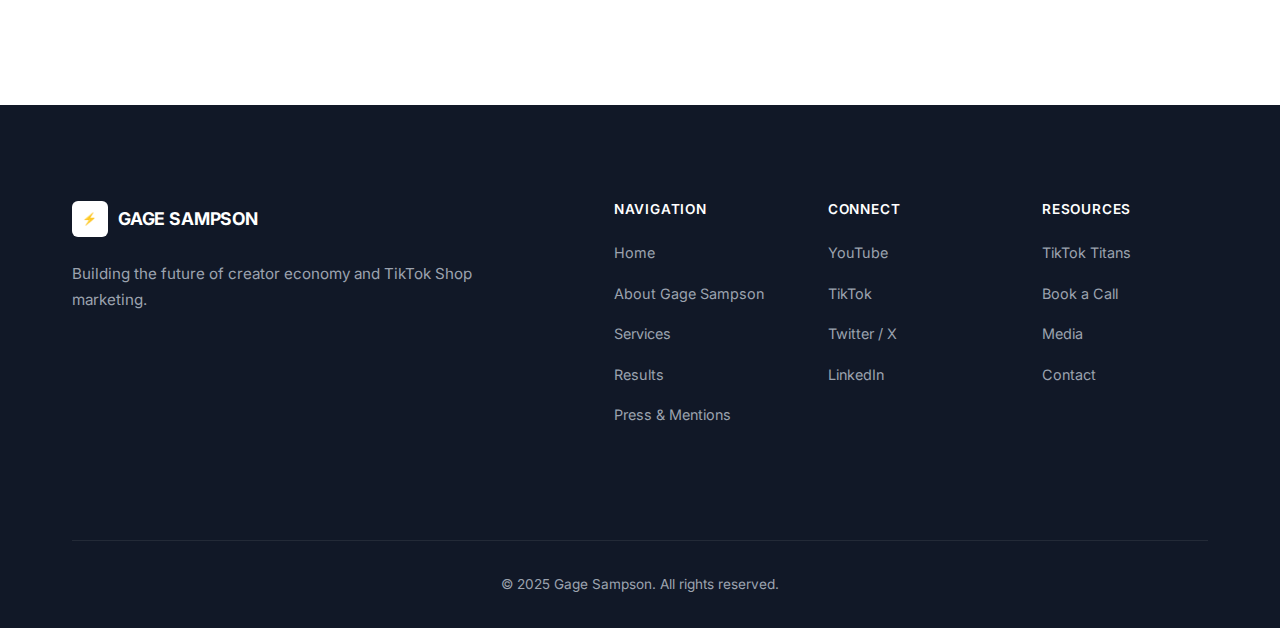
<file: media.html>
<!DOCTYPE html>
<html lang="en">
<head>
    <meta charset="UTF-8">
    <meta name="viewport" content="width=device-width, initial-scale=1.0">
    
    <title>Gage Sampson — Media &amp; Photos | TikTok Titans Co-Founder</title>
    <meta name="description" content="Official media and photos of Gage Sampson — entrepreneur from Franklin Furnace, Ohio, TikTok Titans co-founder, educator, and leader in the creator economy and AI-driven marketing.">
    <meta name="author" content="Gage Sampson">
    <meta name="robots" content="index, follow, max-image-preview:large">
    <link rel="canonical" href="https://gagesampson.com/media.html">
    
    <!-- Open Graph -->
    <meta property="og:type" content="website">
    <meta property="og:site_name" content="Gage Sampson">
    <meta property="og:title" content="Gage Sampson — Media &amp; Photos">
    <meta property="og:description" content="Official media and photos of Gage Sampson, co-founder of TikTok Titans.">
    <meta property="og:image" content="https://gagesampson.com/hero-image.png">
    <meta property="og:url" content="https://gagesampson.com/media.html">
    
    <!-- Twitter -->
    <meta name="twitter:card" content="summary_large_image">
    <meta name="twitter:site" content="@gagesampson_">
    <meta name="twitter:title" content="Gage Sampson — Media &amp; Photos">
    <meta name="twitter:description" content="Official media and photos of Gage Sampson, co-founder of TikTok Titans.">
    <meta name="twitter:image" content="https://gagesampson.com/hero-image.png">
    
    <!-- Fonts -->
    <link rel="preconnect" href="https://fonts.googleapis.com">
    <link rel="preconnect" href="https://fonts.gstatic.com" crossorigin>
    <link href="https://fonts.googleapis.com/css2?family=Inter:wght@400;500;600;700;800;900&family=Poppins:wght@700;800;900&display=swap" rel="stylesheet">
    
    <!-- Theme -->
    <meta name="theme-color" content="#FF6B4A">
    
    <!-- Stylesheet -->
    <link rel="stylesheet" href="styles.css">
    
    <!-- Favicon -->
    <link rel="icon" type="image/x-icon" href="data:image/svg+xml,<svg xmlns='http://www.w3.org/2000/svg' viewBox='0 0 100 100'><text y='.9em' font-size='90'>🚀</text></svg>">
    
    <!-- Structured Data — ImageGallery -->
    <script type="application/ld+json">
    {
        "@context": "https://schema.org",
        "@type": "ImageGallery",
        "name": "Gage Sampson — Media & Photos",
        "description": "Official photos and media of Gage Sampson, entrepreneur, TikTok Titans co-founder, and creator economy leader.",
        "url": "https://gagesampson.com/media.html",
        "author": {
            "@type": "Person",
            "@id": "https://gagesampson.com/#person",
            "name": "Gage Sampson"
        },
        "image": [
            {
                "@type": "ImageObject",
                "name": "Gage Sampson — Headshot",
                "contentUrl": "https://gagesampson.com/hero-image.png",
                "description": "Official headshot of Gage Sampson, entrepreneur and TikTok Titans co-founder from Franklin Furnace, Ohio.",
                "caption": "Gage Sampson — entrepreneur, TikTok Titans co-founder"
            },
            {
                "@type": "ImageObject",
                "name": "Gage Sampson — Presenting",
                "contentUrl": "https://gagesampson.com/image1.png",
                "description": "Gage Sampson presenting at a TikTok Titans event about TikTok Shop marketing strategies.",
                "caption": "Gage Sampson presenting at a TikTok Titans event"
            },
            {
                "@type": "ImageObject",
                "name": "Gage Sampson — Barber Graduation",
                "contentUrl": "https://gagesampson.com/barber-graduation.png",
                "description": "Gage Sampson graduating from barber school in Ohio, before transitioning into entrepreneurship and digital marketing.",
                "caption": "Gage Sampson graduating from barber school in Ohio"
            },
            {
                "@type": "ImageObject",
                "name": "Gage Sampson — Working as Barber",
                "contentUrl": "https://gagesampson.com/screenshot.png",
                "description": "Gage Sampson working as a barber, following in his father's footsteps before launching his career in TikTok Shop marketing.",
                "caption": "Gage Sampson working as a barber in Ohio"
            }
        ]
    }
    </script>

    <style>
        /* Media page specific styles */
        .media-hero {
            padding: calc(80px + var(--spacing-xl)) 0 var(--spacing-xl);
            text-align: center;
        }
        .media-hero h1 {
            margin-bottom: var(--spacing-md);
        }
        .media-hero p {
            max-width: 650px;
            margin: 0 auto var(--spacing-lg);
            font-size: 1.1rem;
        }
        .media-back {
            display: inline-flex;
            align-items: center;
            gap: 0.5rem;
            color: var(--coral);
            text-decoration: none;
            font-weight: 700;
            margin-bottom: var(--spacing-lg);
            transition: var(--transition);
        }
        .media-back:hover {
            color: var(--gold);
            transform: translateX(-4px);
        }
        .media-grid {
            display: grid;
            grid-template-columns: repeat(auto-fill, minmax(320px, 1fr));
            gap: var(--spacing-lg);
            padding-bottom: var(--spacing-3xl);
        }
        .media-item {
            border-radius: var(--radius-lg);
            overflow: hidden;
            box-shadow: var(--shadow-md);
            background: var(--white);
            transition: var(--transition);
        }
        .media-item:hover {
            transform: translateY(-6px);
            box-shadow: var(--shadow-xl);
        }
        .media-item img {
            width: 100%;
            height: 360px;
            object-fit: cover;
            display: block;
        }
        .media-caption {
            padding: var(--spacing-md) var(--spacing-lg);
        }
        .media-caption p {
            margin: 0;
            font-size: 0.95rem;
            font-weight: 600;
            color: var(--gray-dark);
        }
        .media-caption span {
            display: block;
            font-size: 0.8rem;
            color: var(--gray-light);
            margin-top: 4px;
        }
        @media (max-width: 768px) {
            .media-grid {
                grid-template-columns: 1fr;
            }
            .media-item img {
                height: 280px;
            }
        }
        @media (max-width: 480px) {
            .media-item img {
                height: 240px;
            }
        }
    </style>
</head>
<body>
    <!-- Header -->
    <header class="header">
        <div class="container">
            <div class="header-content">
                <a href="index.html" class="logo">
                    <span class="logo-icon">⚡</span>
                    <span class="logo-text">GAGE SAMPSON</span>
                </a>
                
                <nav class="nav" id="nav">
                    <a href="index.html#home" class="nav-link">Home</a>
                    <a href="index.html#about" class="nav-link">About</a>
                    <a href="index.html#services" class="nav-link">Services</a>
                    <a href="index.html#results" class="nav-link">Results</a>
                    <a href="index.html#press" class="nav-link">Press</a>
                    <a href="index.html#contact" class="nav-link">Contact</a>
                </nav>
                
                <div class="header-actions">
                    <a href="https://whop.com/c/tiktoktitans/ytdiscount" target="_blank" class="btn btn-primary">Join Titans</a>
                    <button class="menu-toggle" id="menuToggle" aria-label="Menu">
                        <span></span>
                        <span></span>
                        <span></span>
                    </button>
                </div>
            </div>
        </div>
    </header>

    <!-- Media Page Content -->
    <section class="media-hero">
        <div class="container">
            <a href="index.html" class="media-back">&larr; Back to Home</a>
            <h1>Gage Sampson — Media &amp; Photos</h1>
            <p>Official photos and media of Gage Sampson. For press inquiries, please <a href="mailto:gage@thetiktoktitans.com">contact Gage directly</a>.</p>
        </div>
    </section>

    <section class="section">
        <div class="container">
            <div class="media-grid">
                
                <div class="media-item">
                    <img src="hero-image.png" alt="Gage Sampson headshot — entrepreneur and TikTok Titans co-founder from Franklin Furnace, Ohio" loading="lazy" width="600" height="360">
                    <div class="media-caption">
                        <p>Gage Sampson — Official Headshot</p>
                        <span>Entrepreneur, TikTok Titans co-founder</span>
                    </div>
                </div>
                
                <div class="media-item">
                    <img src="image1.png" alt="Gage Sampson presenting at a TikTok Titans creator economy event" loading="lazy" width="600" height="360">
                    <div class="media-caption">
                        <p>Gage Sampson — Coaching &amp; Teaching</p>
                        <span>Presenting TikTok Shop strategies to creators</span>
                    </div>
                </div>
                
                <div class="media-item">
                    <img src="barber-graduation.png" alt="Gage Sampson graduating from barber school in Ohio before becoming an entrepreneur" loading="lazy" width="600" height="360">
                    <div class="media-caption">
                        <p>Gage Sampson — Barber School Graduation</p>
                        <span>Early career milestone in Ohio</span>
                    </div>
                </div>
                
                <div class="media-item">
                    <img src="screenshot.png" alt="Gage Sampson working as a barber in Ohio, early career before TikTok Titans" loading="lazy" width="600" height="360">
                    <div class="media-caption">
                        <p>Gage Sampson — Working as a Barber</p>
                        <span>Following in his father's footsteps before entrepreneurship</span>
                    </div>
                </div>
                
            </div>
        </div>
    </section>

    <!-- Footer -->
    <footer class="footer">
        <div class="container">
            <div class="footer-content">
                <div class="footer-brand">
                    <div class="logo">
                        <span class="logo-icon">⚡</span>
                        <span class="logo-text">GAGE SAMPSON</span>
                    </div>
                    <p>Building the future of creator economy and TikTok Shop marketing.</p>
                </div>
                
                <div class="footer-links">
                    <div class="footer-column">
                        <h4>Navigation</h4>
                        <a href="index.html">Home</a>
                        <a href="index.html#about">About Gage Sampson</a>
                        <a href="index.html#services">Services</a>
                        <a href="index.html#results">Results</a>
                        <a href="index.html#press">Press &amp; Mentions</a>
                    </div>
                    
                    <div class="footer-column">
                        <h4>Connect</h4>
                        <a href="https://youtube.com/@GageSampsonTTS" target="_blank">YouTube</a>
                        <a href="https://tiktok.com/@realgagesampson" target="_blank">TikTok</a>
                        <a href="https://twitter.com/gagesampson_" target="_blank">Twitter / X</a>
                        <a href="https://linkedin.com/in/gage-sampson-8a055537b" target="_blank">LinkedIn</a>
                    </div>
                    
                    <div class="footer-column">
                        <h4>Resources</h4>
                        <a href="https://trytitans.co" target="_blank">TikTok Titans</a>
                        <a href="https://calendly.com/gagesampson" target="_blank">Book a Call</a>
                        <a href="media.html">Media</a>
                        <a href="index.html#contact">Contact</a>
                    </div>
                </div>
            </div>
            
            <div class="footer-bottom">
                <p>&copy; 2025 Gage Sampson. All rights reserved.</p>
            </div>
        </div>
    </footer>

    <script src="script.js"></script>
</body>
</html>
</file>
<file: styles.css>
/* ========================================
   GAGE SAMPSON - PROFESSIONAL WEBSITE
   Clean, Refined Design
   ======================================== */

/* Reset & Base */
* {
    margin: 0;
    padding: 0;
    box-sizing: border-box;
}

:root {
    /* Colors — refined, professional palette */
    --accent: #B84233;
    --accent-light: #CF5847;
    --accent-dark: #943428;
    --accent-muted: rgba(184, 66, 51, 0.08);
    --accent-subtle: rgba(184, 66, 51, 0.12);
    --warm: #C27A2C;
    --warm-light: #D4923E;
    --white: #FFFFFF;
    --off-white: #FAFAF9;
    --black: #111827;
    --gray-900: #1F2937;
    --gray-800: #374151;
    --gray-700: #4B5563;
    --gray-600: #6B7280;
    --gray-500: #9CA3AF;
    --gray-400: #D1D5DB;
    --gray-300: #E5E7EB;
    --gray-200: #F3F4F6;
    --bg-light: #F9FAFB;
    
    /* Typography */
    --font-heading: 'Inter', sans-serif;
    --font-body: 'Inter', sans-serif;
    
    /* Spacing */
    --spacing-xs: 0.5rem;
    --spacing-sm: 1rem;
    --spacing-md: 1.5rem;
    --spacing-lg: 2rem;
    --spacing-xl: 3rem;
    --spacing-2xl: 4rem;
    --spacing-3xl: 6rem;
    
    /* Border Radius */
    --radius-sm: 6px;
    --radius-md: 10px;
    --radius-lg: 14px;
    --radius-xl: 20px;
    --radius-full: 9999px;
    
    /* Shadows — subtle, layered */
    --shadow-sm: 0 1px 3px rgba(0, 0, 0, 0.06), 0 1px 2px rgba(0, 0, 0, 0.04);
    --shadow-md: 0 4px 12px rgba(0, 0, 0, 0.07), 0 2px 4px rgba(0, 0, 0, 0.04);
    --shadow-lg: 0 8px 24px rgba(0, 0, 0, 0.08), 0 4px 8px rgba(0, 0, 0, 0.04);
    --shadow-xl: 0 16px 40px rgba(0, 0, 0, 0.1), 0 6px 12px rgba(0, 0, 0, 0.04);
    
    /* Transitions */
    --transition: all 0.25s cubic-bezier(0.4, 0, 0.2, 1);
    --transition-slow: all 0.4s cubic-bezier(0.4, 0, 0.2, 1);
}

html {
    scroll-behavior: smooth;
}

body {
    font-family: var(--font-body);
    color: var(--black);
    background: var(--white);
    line-height: 1.7;
    font-size: 16px;
    overflow-x: hidden;
    -webkit-font-smoothing: antialiased;
    -moz-osx-font-smoothing: grayscale;
}

.container {
    max-width: 1200px;
    margin: 0 auto;
    padding: 0 var(--spacing-lg);
}

/* Typography */
h1, h2, h3, h4, h5, h6 {
    font-family: var(--font-heading);
    font-weight: 700;
    line-height: 1.2;
    color: var(--black);
    letter-spacing: -0.02em;
}

h1 { font-size: clamp(2.25rem, 4.5vw, 3.5rem); }
h2 { font-size: clamp(1.75rem, 3.5vw, 2.5rem); }
h3 { font-size: clamp(1.25rem, 2.5vw, 1.5rem); }

p {
    margin-bottom: var(--spacing-md);
    color: var(--gray-600);
}

strong {
    color: var(--black);
    font-weight: 600;
}

a {
    color: var(--accent);
    transition: var(--transition);
}

a:hover {
    color: var(--accent-dark);
}

/* Header */
.header {
    position: fixed;
    top: 0;
    left: 0;
    right: 0;
    z-index: 1000;
    background: rgba(255, 255, 255, 0.96);
    backdrop-filter: blur(12px);
    -webkit-backdrop-filter: blur(12px);
    border-bottom: 1px solid var(--gray-300);
    transition: var(--transition);
}

.header.scrolled {
    box-shadow: var(--shadow-sm);
}

.header-content {
    display: flex;
    align-items: center;
    justify-content: space-between;
    padding: var(--spacing-sm) 0;
    height: 72px;
}

.logo {
    display: flex;
    align-items: center;
    gap: 0.625rem;
    text-decoration: none;
    font-family: var(--font-heading);
    font-weight: 700;
    font-size: 1.1rem;
    color: var(--black);
    transition: var(--transition);
    letter-spacing: -0.01em;
}

.logo-icon {
    display: inline-flex;
    align-items: center;
    justify-content: center;
    width: 36px;
    height: 36px;
    background: var(--black);
    color: var(--white);
    border-radius: var(--radius-sm);
    font-size: 0.75rem;
    font-weight: 700;
    letter-spacing: 0.02em;
}

.logo:hover {
    opacity: 0.7;
}

.nav {
    display: flex;
    gap: var(--spacing-lg);
}

.nav-link {
    text-decoration: none;
    color: var(--gray-600);
    font-weight: 500;
    font-size: 0.9rem;
    position: relative;
    transition: var(--transition);
}

.nav-link::after {
    content: '';
    position: absolute;
    bottom: -4px;
    left: 0;
    width: 0;
    height: 2px;
    background: var(--accent);
    transition: var(--transition);
}

.nav-link:hover {
    color: var(--black);
}

.nav-link:hover::after {
    width: 100%;
}

.header-actions {
    display: flex;
    align-items: center;
    gap: var(--spacing-md);
}

.menu-toggle {
    display: none;
    flex-direction: column;
    gap: 5px;
    background: none;
    border: none;
    cursor: pointer;
    padding: var(--spacing-xs);
}

.menu-toggle span {
    width: 22px;
    height: 2px;
    background: var(--black);
    border-radius: var(--radius-full);
    transition: var(--transition);
}

/* Buttons */
.btn {
    display: inline-flex;
    align-items: center;
    gap: var(--spacing-xs);
    padding: 0.625rem 1.25rem;
    border-radius: var(--radius-sm);
    font-weight: 600;
    font-size: 0.9rem;
    text-decoration: none;
    border: none;
    cursor: pointer;
    transition: var(--transition);
    position: relative;
    letter-spacing: -0.01em;
}

.btn-primary {
    background: var(--black);
    color: var(--white);
}

.btn-primary:hover {
    background: var(--gray-800);
    transform: translateY(-1px);
    box-shadow: var(--shadow-md);
}

.btn-secondary {
    background: var(--white);
    color: var(--black);
    border: 1.5px solid var(--gray-300);
}

.btn-secondary:hover {
    border-color: var(--black);
    transform: translateY(-1px);
}

.btn-large {
    padding: 0.875rem 1.75rem;
    font-size: 0.95rem;
}

.btn-block {
    width: 100%;
    justify-content: center;
}

.btn svg {
    transition: var(--transition);
}

.btn:hover svg {
    transform: translateX(2px);
}

/* Hero Section */
.hero {
    position: relative;
    min-height: 100vh;
    display: flex;
    align-items: center;
    padding: calc(72px + var(--spacing-3xl)) 0 var(--spacing-3xl);
    overflow: hidden;
}

.hero-bg {
    position: absolute;
    inset: 0;
    z-index: 0;
    overflow: hidden;
}

.hero-shape {
    position: absolute;
    border-radius: 50%;
    filter: blur(100px);
    opacity: 0.06;
}

.hero-shape-1 {
    width: 600px;
    height: 600px;
    background: var(--accent);
    top: -200px;
    right: -100px;
}

.hero-shape-2 {
    width: 500px;
    height: 500px;
    background: var(--warm);
    bottom: -150px;
    left: -100px;
}

.hero-shape-3 {
    width: 400px;
    height: 400px;
    background: var(--accent-light);
    top: 50%;
    left: 50%;
    transform: translate(-50%, -50%);
}

.hero-content {
    position: relative;
    z-index: 1;
    display: grid;
    grid-template-columns: 1.2fr 1fr;
    gap: var(--spacing-3xl);
    align-items: center;
}

.hero-text {
    animation: fadeInUp 0.6s ease-out;
}

@keyframes fadeInUp {
    from {
        opacity: 0;
        transform: translateY(20px);
    }
    to {
        opacity: 1;
        transform: translateY(0);
    }
}

.badge {
    display: inline-flex;
    align-items: center;
    gap: 0.5rem;
    background: var(--accent-muted);
    border: 1px solid var(--accent-subtle);
    padding: 0.4rem 0.875rem;
    border-radius: var(--radius-full);
    font-weight: 600;
    font-size: 0.8rem;
    color: var(--accent);
    margin-bottom: var(--spacing-lg);
    letter-spacing: 0.02em;
}

.badge-dot {
    width: 6px;
    height: 6px;
    background: var(--accent);
    border-radius: 50%;
}

.hero-title {
    margin-bottom: var(--spacing-md);
    line-height: 1.1;
    letter-spacing: -0.03em;
}

.gradient-text {
    color: var(--accent);
}

.hero-subtitle {
    font-size: 1.1rem;
    color: var(--gray-600);
    margin-bottom: var(--spacing-xl);
    line-height: 1.8;
}

.hero-stats {
    display: grid;
    grid-template-columns: repeat(3, 1fr);
    gap: var(--spacing-md);
    margin-bottom: var(--spacing-xl);
}

.stat {
    text-align: center;
    padding: var(--spacing-md);
    background: var(--white);
    border-radius: var(--radius-md);
    border: 1px solid var(--gray-300);
    transition: var(--transition);
}

.stat:hover {
    border-color: var(--gray-400);
    box-shadow: var(--shadow-sm);
}

.stat-value {
    font-family: var(--font-heading);
    font-size: 2rem;
    font-weight: 700;
    color: var(--black);
    line-height: 1;
    margin-bottom: var(--spacing-xs);
    letter-spacing: -0.03em;
}

.stat-label {
    font-size: 0.8rem;
    color: var(--gray-500);
    font-weight: 500;
    text-transform: uppercase;
    letter-spacing: 0.05em;
}

.hero-cta {
    display: flex;
    gap: var(--spacing-sm);
    flex-wrap: wrap;
}

.hero-image {
    animation: fadeInRight 0.6s ease-out 0.15s both;
}

@keyframes fadeInRight {
    from {
        opacity: 0;
        transform: translateX(20px);
    }
    to {
        opacity: 1;
        transform: translateX(0);
    }
}

.image-wrapper {
    position: relative;
    border-radius: var(--radius-xl);
    overflow: hidden;
    box-shadow: var(--shadow-lg);
}

.image-wrapper img {
    width: 100%;
    height: auto;
    display: block;
    object-fit: cover;
}

.image-decoration {
    display: none;
}

/* Sections */
.section {
    padding: var(--spacing-3xl) 0;
}

.section-alt {
    background: var(--bg-light);
}

.section-header {
    text-align: center;
    margin-bottom: var(--spacing-3xl);
}

.section-tag {
    display: inline-block;
    color: var(--accent);
    padding: 0;
    font-weight: 600;
    font-size: 0.8rem;
    text-transform: uppercase;
    letter-spacing: 0.1em;
    margin-bottom: var(--spacing-sm);
    background: none;
    border-radius: 0;
}

.section-title {
    margin-bottom: var(--spacing-md);
}

.section-description {
    max-width: 640px;
    margin: 0 auto;
    font-size: 1.05rem;
    color: var(--gray-600);
}

.section-cta {
    text-align: center;
    margin-top: var(--spacing-xl);
}

/* About Section */
.about-content {
    display: grid;
    grid-template-columns: 1.5fr 1fr;
    gap: var(--spacing-3xl);
    align-items: start;
    max-width: 1100px;
    margin: 0 auto;
}

.about-text p {
    font-size: 1.02rem;
    line-height: 1.85;
    margin-bottom: var(--spacing-lg);
}

.about-text a {
    text-decoration: none;
    font-weight: 600;
    border-bottom: 1px solid var(--accent-subtle);
}

.about-text a:hover {
    border-bottom-color: var(--accent);
}

.about-image {
    position: relative;
}

.about-photo {
    width: 100%;
    height: auto;
    border-radius: var(--radius-lg);
    box-shadow: var(--shadow-lg);
    object-fit: cover;
    transition: var(--transition);
    border: none;
    outline: none;
}

.about-photo:hover {
    box-shadow: var(--shadow-xl);
}

/* Timeline */
.story-timeline {
    max-width: 800px;
    margin: 0 auto;
    position: relative;
}

.story-timeline::before {
    content: '';
    position: absolute;
    left: 24px;
    top: 0;
    bottom: 0;
    width: 2px;
    background: var(--gray-300);
}

.timeline-item {
    display: grid;
    grid-template-columns: 48px 1fr;
    gap: var(--spacing-lg);
    margin-bottom: var(--spacing-xl);
    position: relative;
}

.timeline-icon {
    width: 48px;
    height: 48px;
    background: var(--white);
    border: 2px solid var(--gray-300);
    border-radius: 50%;
    display: flex;
    align-items: center;
    justify-content: center;
    font-size: 0.8rem;
    font-weight: 700;
    color: var(--accent);
    z-index: 1;
    letter-spacing: -0.01em;
}

.timeline-content {
    background: var(--white);
    padding: var(--spacing-lg);
    border-radius: var(--radius-md);
    border: 1px solid var(--gray-300);
    transition: var(--transition);
}

.timeline-content:hover {
    border-color: var(--gray-400);
    box-shadow: var(--shadow-sm);
}

.timeline-content h3 {
    color: var(--black);
    margin-bottom: var(--spacing-sm);
    font-size: 1.15rem;
}

.timeline-content p {
    margin: 0;
    font-size: 0.95rem;
    line-height: 1.8;
}

.timeline-image {
    margin-top: var(--spacing-lg);
    border-radius: var(--radius-md);
    overflow: hidden;
}

.timeline-images {
    margin-top: var(--spacing-lg);
    display: flex;
    gap: var(--spacing-md);
    flex-wrap: wrap;
}

.story-photo {
    width: 100%;
    max-width: 240px;
    height: 300px;
    border-radius: var(--radius-md);
    box-shadow: var(--shadow-md);
    object-fit: cover;
    transition: var(--transition);
    border: none;
    outline: none;
}

.story-photo:hover {
    box-shadow: var(--shadow-lg);
}

/* Services Grid */
.services-grid {
    display: grid;
    grid-template-columns: repeat(auto-fit, minmax(260px, 1fr));
    gap: var(--spacing-lg);
}

.service-card {
    background: var(--white);
    padding: var(--spacing-xl);
    border-radius: var(--radius-md);
    border: 1px solid var(--gray-300);
    transition: var(--transition);
}

.service-card:hover {
    border-color: var(--accent);
    box-shadow: var(--shadow-md);
    transform: translateY(-2px);
}

.service-icon {
    width: 48px;
    height: 48px;
    background: var(--accent-muted);
    border-radius: var(--radius-sm);
    display: flex;
    align-items: center;
    justify-content: center;
    margin-bottom: var(--spacing-md);
    color: var(--accent);
}

.service-icon svg {
    width: 22px;
    height: 22px;
    stroke: var(--accent);
    fill: none;
    stroke-width: 2;
    stroke-linecap: round;
    stroke-linejoin: round;
}

.service-card h3 {
    color: var(--black);
    margin-bottom: var(--spacing-sm);
    font-size: 1.15rem;
}

.service-card p {
    margin: 0;
    line-height: 1.75;
    font-size: 0.95rem;
}

/* Results Grid */
.results-grid {
    display: grid;
    grid-template-columns: repeat(auto-fit, minmax(260px, 1fr));
    gap: var(--spacing-lg);
}

.result-card {
    background: var(--white);
    padding: var(--spacing-xl);
    border-radius: var(--radius-md);
    border: 1px solid var(--gray-300);
    transition: var(--transition);
}

.result-card:hover {
    border-color: var(--gray-400);
    box-shadow: var(--shadow-md);
}

.result-header {
    display: flex;
    justify-content: space-between;
    align-items: center;
    margin-bottom: var(--spacing-lg);
    padding-bottom: var(--spacing-md);
    border-bottom: 1px solid var(--gray-300);
}

.result-brand {
    font-family: var(--font-heading);
    font-size: 1.25rem;
    font-weight: 700;
    color: var(--black);
}

.result-roi {
    font-family: var(--font-heading);
    font-size: 1.35rem;
    font-weight: 700;
    color: var(--accent);
}

.result-metrics {
    display: flex;
    flex-direction: column;
    gap: var(--spacing-md);
}

.metric {
    display: flex;
    justify-content: space-between;
    align-items: center;
}

.metric-label {
    font-size: 0.85rem;
    color: var(--gray-500);
    font-weight: 500;
}

.metric-value {
    font-family: var(--font-heading);
    font-size: 1.1rem;
    font-weight: 700;
    color: var(--black);
}

/* Testimonials */
.testimonials-grid {
    display: grid;
    grid-template-columns: repeat(auto-fit, minmax(300px, 1fr));
    gap: var(--spacing-lg);
}

.testimonial-card {
    background: var(--white);
    padding: var(--spacing-xl);
    border-radius: var(--radius-md);
    border: 1px solid var(--gray-300);
    transition: var(--transition);
    position: relative;
}

.testimonial-card:hover {
    border-color: var(--gray-400);
    box-shadow: var(--shadow-md);
}

.testimonial-quote {
    font-size: 3rem;
    font-family: Georgia, serif;
    font-weight: 400;
    color: var(--gray-400);
    line-height: 1;
    margin-bottom: var(--spacing-sm);
}

.testimonial-card p {
    font-size: 1rem;
    line-height: 1.75;
    color: var(--gray-700);
    margin-bottom: var(--spacing-md);
}

.testimonial-author {
    font-weight: 600;
    color: var(--black);
    font-size: 0.9rem;
}

/* Updates Grid */
.updates-grid {
    display: grid;
    grid-template-columns: repeat(auto-fit, minmax(300px, 1fr));
    gap: var(--spacing-lg);
}

.update-card {
    background: var(--white);
    padding: var(--spacing-xl);
    border-radius: var(--radius-md);
    border: 1px solid var(--gray-300);
    transition: var(--transition);
}

.update-card:hover {
    border-color: var(--gray-400);
    box-shadow: var(--shadow-md);
}

.update-date {
    font-size: 0.8rem;
    color: var(--gray-500);
    font-weight: 500;
    margin-bottom: var(--spacing-xs);
}

.update-category {
    display: inline-block;
    background: var(--accent-muted);
    color: var(--accent);
    padding: 0.2rem 0.6rem;
    border-radius: var(--radius-sm);
    font-size: 0.7rem;
    font-weight: 600;
    text-transform: uppercase;
    letter-spacing: 0.05em;
    margin-bottom: var(--spacing-md);
}

.update-card h3 {
    color: var(--black);
    margin-bottom: var(--spacing-md);
    font-size: 1.15rem;
}

.update-card p {
    margin: 0;
    font-size: 0.95rem;
}

/* Contact Section */
.section-contact {
    background: var(--bg-light);
}

.contact-content {
    display: grid;
    grid-template-columns: 1.5fr 1fr;
    gap: var(--spacing-3xl);
    max-width: 1100px;
    margin: 0 auto;
}

.contact-form-wrapper {
    background: var(--white);
    padding: var(--spacing-xl);
    border-radius: var(--radius-md);
    border: 1px solid var(--gray-300);
}

.contact-form {
    display: flex;
    flex-direction: column;
    gap: var(--spacing-md);
}

.form-row {
    display: grid;
    grid-template-columns: 1fr 1fr;
    gap: var(--spacing-md);
}

.form-group {
    display: flex;
    flex-direction: column;
    gap: var(--spacing-xs);
}

.form-group label {
    font-weight: 600;
    color: var(--black);
    font-size: 0.85rem;
}

.form-group input,
.form-group select,
.form-group textarea {
    padding: 0.75rem 0.875rem;
    border: 1.5px solid var(--gray-300);
    border-radius: var(--radius-sm);
    font-family: var(--font-body);
    font-size: 0.95rem;
    transition: var(--transition);
    background: var(--white);
}

.form-group input:focus,
.form-group select:focus,
.form-group textarea:focus {
    outline: none;
    border-color: var(--black);
    box-shadow: 0 0 0 3px rgba(17, 24, 39, 0.08);
}

.form-group textarea {
    resize: vertical;
    min-height: 120px;
}

.contact-info {
    display: flex;
    flex-direction: column;
    gap: var(--spacing-md);
}

.contact-card {
    background: var(--white);
    padding: var(--spacing-lg);
    border-radius: var(--radius-md);
    border: 1px solid var(--gray-300);
    transition: var(--transition);
}

.contact-card:hover {
    border-color: var(--gray-400);
    box-shadow: var(--shadow-sm);
}

.contact-card-icon {
    width: 40px;
    height: 40px;
    background: var(--accent-muted);
    border-radius: var(--radius-sm);
    display: flex;
    align-items: center;
    justify-content: center;
    margin-bottom: var(--spacing-sm);
    color: var(--accent);
}

.contact-card-icon svg {
    width: 20px;
    height: 20px;
    stroke: var(--accent);
    fill: none;
    stroke-width: 2;
    stroke-linecap: round;
    stroke-linejoin: round;
}

.contact-card h3 {
    color: var(--black);
    margin-bottom: 0.25rem;
    font-size: 1.05rem;
}

.contact-card p {
    font-size: 0.9rem;
    margin-bottom: var(--spacing-sm);
}

.contact-link {
    color: var(--accent);
    text-decoration: none;
    font-weight: 600;
    font-size: 0.9rem;
    transition: var(--transition);
}

.contact-link:hover {
    color: var(--accent-dark);
}

.social-links h3 {
    color: var(--black);
    margin-bottom: var(--spacing-md);
    font-size: 1.05rem;
}

.social-icons {
    display: flex;
    gap: var(--spacing-sm);
}

.social-icons a {
    width: 44px;
    height: 44px;
    display: flex;
    align-items: center;
    justify-content: center;
    background: var(--bg-light);
    border: 1px solid var(--gray-300);
    border-radius: var(--radius-sm);
    color: var(--gray-700);
    transition: var(--transition);
}

.social-icons a:hover {
    background: var(--black);
    border-color: var(--black);
    color: var(--white);
}

/* Footer */
.footer {
    background: var(--black);
    color: var(--white);
    padding: var(--spacing-3xl) 0 var(--spacing-lg);
}

.footer-content {
    display: grid;
    grid-template-columns: 1.5fr 2fr;
    gap: var(--spacing-3xl);
    margin-bottom: var(--spacing-3xl);
}

.footer-brand .logo {
    color: var(--white);
    margin-bottom: var(--spacing-md);
}

.footer-brand .logo .logo-icon {
    background: var(--white);
    color: var(--black);
}

.footer-brand p {
    color: var(--gray-500);
    font-size: 0.95rem;
}

.footer-links {
    display: grid;
    grid-template-columns: repeat(3, 1fr);
    gap: var(--spacing-xl);
}

.footer-column h4 {
    color: var(--white);
    font-size: 0.85rem;
    font-weight: 600;
    text-transform: uppercase;
    letter-spacing: 0.06em;
    margin-bottom: var(--spacing-md);
}

.footer-column a {
    display: block;
    color: var(--gray-500);
    text-decoration: none;
    margin-bottom: var(--spacing-sm);
    font-size: 0.9rem;
    transition: var(--transition);
}

.footer-column a:hover {
    color: var(--white);
    padding-left: 0;
}

.footer-bottom {
    text-align: center;
    padding-top: var(--spacing-lg);
    border-top: 1px solid rgba(255, 255, 255, 0.08);
}

.footer-bottom p {
    color: var(--gray-500);
    margin: 0;
    font-size: 0.85rem;
}

.footer-bottom a {
    color: var(--gray-500);
    text-decoration: none;
}

.footer-bottom a:hover {
    color: var(--white);
}

/* Responsive Design */
@media (max-width: 1024px) {
    .hero-content {
        grid-template-columns: 1fr;
        gap: var(--spacing-xl);
    }
    
    .hero-image {
        order: -1;
    }
    
    .contact-content {
        grid-template-columns: 1fr;
    }
    
    .footer-content {
        grid-template-columns: 1fr;
    }
    
    .about-content {
        grid-template-columns: 1fr;
        gap: var(--spacing-xl);
    }
    
    .about-image {
        order: -1;
    }
}

@media (max-width: 768px) {
    .nav {
        position: fixed;
        top: 72px;
        left: 0;
        right: 0;
        flex-direction: column;
        background: var(--white);
        padding: var(--spacing-lg);
        box-shadow: var(--shadow-lg);
        transform: translateY(-120%);
        opacity: 0;
        transition: var(--transition);
        gap: var(--spacing-md);
        border-top: 1px solid var(--gray-300);
    }
    
    .nav.active {
        transform: translateY(0);
        opacity: 1;
    }
    
    .menu-toggle {
        display: flex;
    }
    
    .menu-toggle.active span:nth-child(1) {
        transform: rotate(45deg) translate(5px, 5px);
    }
    
    .menu-toggle.active span:nth-child(2) {
        opacity: 0;
    }
    
    .menu-toggle.active span:nth-child(3) {
        transform: rotate(-45deg) translate(5px, -5px);
    }
    
    .header-actions .btn-primary {
        display: none;
    }
    
    .hero {
        padding-top: calc(72px + var(--spacing-xl));
    }
    
    .hero-stats {
        grid-template-columns: repeat(3, 1fr);
        gap: var(--spacing-sm);
    }
    
    .hero-cta {
        flex-direction: column;
    }
    
    .timeline-item {
        grid-template-columns: 1fr;
    }
    
    .timeline-icon {
        display: none;
    }
    
    .story-timeline::before {
        display: none;
    }
    
    .services-grid,
    .results-grid,
    .testimonials-grid,
    .updates-grid {
        grid-template-columns: 1fr;
    }
    
    .form-row {
        grid-template-columns: 1fr;
    }
    
    .footer-links {
        grid-template-columns: 1fr;
    }
}

@media (max-width: 480px) {
    .container {
        padding: 0 var(--spacing-md);
    }
    
    .section {
        padding: var(--spacing-xl) 0;
    }
    
    h1 { font-size: 1.75rem; }
    h2 { font-size: 1.5rem; }
    h3 { font-size: 1.15rem; }
    
    .stat-value {
        font-size: 1.5rem;
    }
    
    .hero-stats {
        grid-template-columns: 1fr;
    }
}

/* Quick Facts */
.quick-facts {
    max-width: 800px;
    margin: var(--spacing-3xl) auto 0;
    background: var(--white);
    border: 1px solid var(--gray-300);
    border-radius: var(--radius-md);
    padding: var(--spacing-xl);
}

.quick-facts-title {
    color: var(--black);
    margin-bottom: var(--spacing-lg);
    font-size: 1.15rem;
    font-weight: 700;
}

.quick-facts-list {
    list-style: none;
    padding: 0;
    margin: 0;
}

.quick-facts-list li {
    padding: 0.625rem 0;
    border-bottom: 1px solid var(--gray-200);
    font-size: 0.95rem;
    color: var(--gray-600);
    line-height: 1.7;
}

.quick-facts-list li:last-child {
    border-bottom: none;
}

.quick-facts-list li strong {
    color: var(--black);
    min-width: 160px;
    display: inline-block;
    font-weight: 600;
}

.quick-facts-list li a {
    color: var(--accent);
    text-decoration: none;
    font-weight: 600;
}

.quick-facts-list li a:hover {
    color: var(--accent-dark);
}

/* Press / Mentions Section */
.press-grid {
    max-width: 900px;
    margin: 0 auto;
}

.press-category-title {
    color: var(--black);
    font-size: 1.1rem;
    margin-bottom: var(--spacing-lg);
    margin-top: var(--spacing-xl);
    padding-bottom: var(--spacing-xs);
    border-bottom: 2px solid var(--gray-300);
    display: inline-block;
}

.press-category-title:first-child {
    margin-top: 0;
}

.press-card {
    background: var(--white);
    border-radius: var(--radius-md);
    padding: var(--spacing-lg);
    margin-bottom: var(--spacing-sm);
    border: 1px solid var(--gray-300);
    transition: var(--transition);
}

.press-card:hover {
    border-color: var(--gray-400);
    box-shadow: var(--shadow-sm);
}

.press-source {
    display: inline-block;
    background: var(--accent-muted);
    color: var(--accent);
    padding: 0.15rem 0.6rem;
    border-radius: var(--radius-sm);
    font-size: 0.7rem;
    font-weight: 600;
    text-transform: uppercase;
    letter-spacing: 0.05em;
    margin-bottom: var(--spacing-sm);
}

.press-card h4 {
    font-size: 1.02rem;
    color: var(--black);
    margin-bottom: 0.375rem;
    font-weight: 700;
}

.press-card p {
    font-size: 0.9rem;
    margin-bottom: var(--spacing-sm);
    color: var(--gray-600);
}

.press-link {
    display: inline-block;
    color: var(--accent);
    font-weight: 600;
    text-decoration: none;
    font-size: 0.85rem;
    transition: var(--transition);
}

.press-link:hover {
    color: var(--accent-dark);
}

/* Smooth Scrolling & Animations */
.animate-on-scroll {
    opacity: 0;
    transform: translateY(16px);
    transition: opacity 0.5s ease, transform 0.5s ease;
}

.animate-on-scroll.animated {
    opacity: 1;
    transform: translateY(0);
}
</file>
